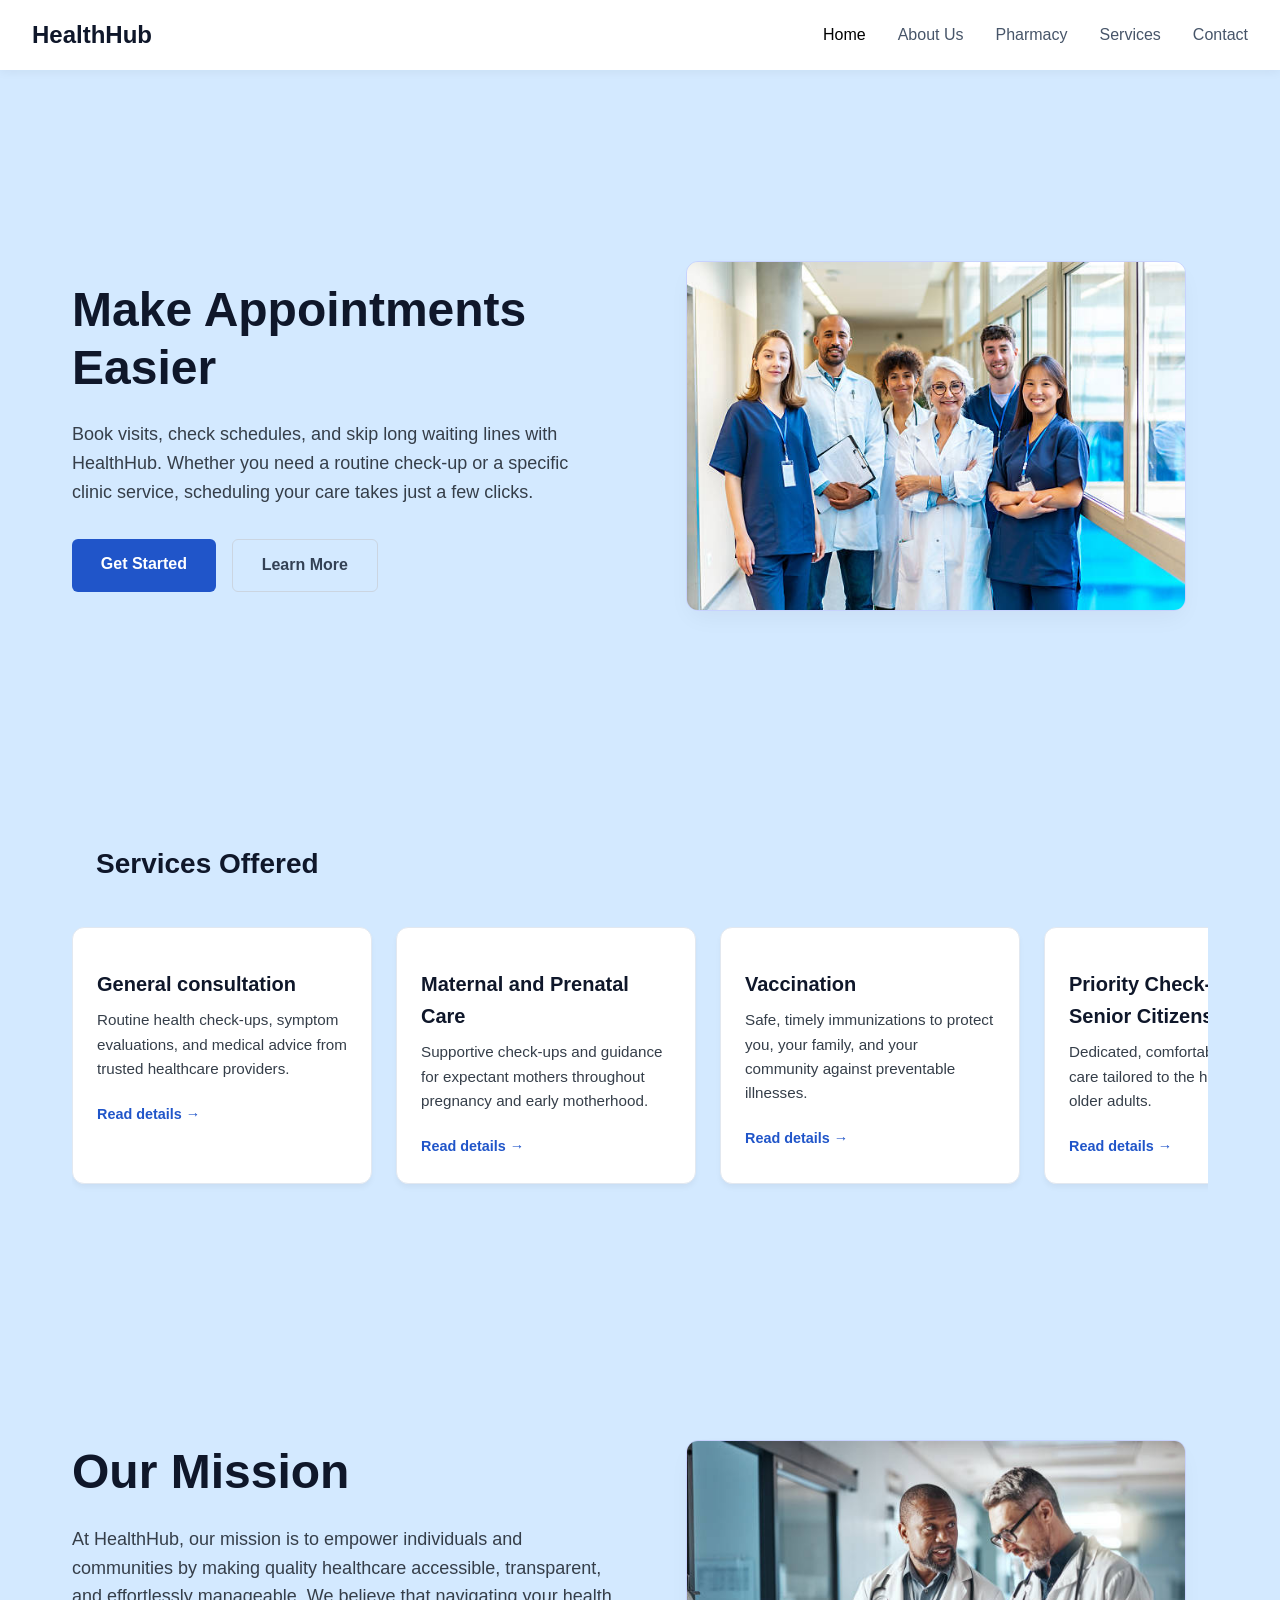
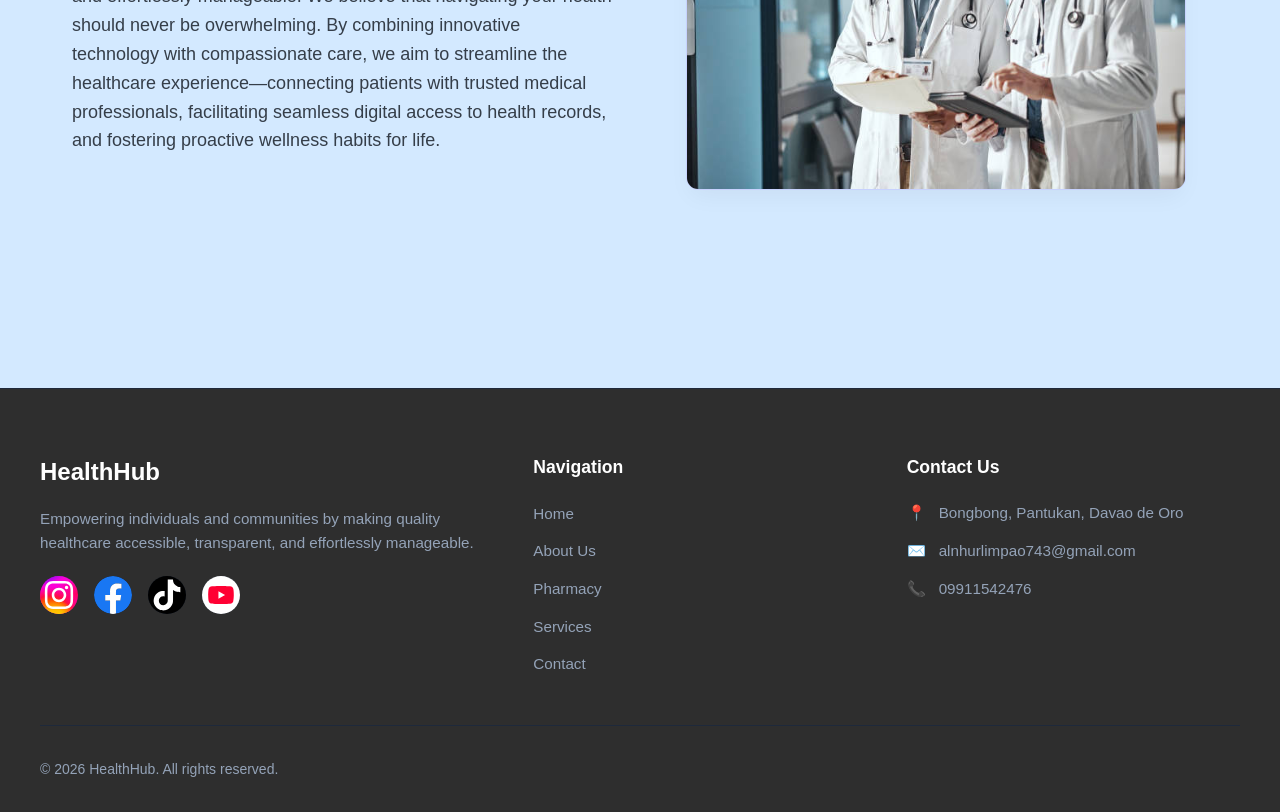
<file: index.html>
<!DOCTYPE html>
<html>

<head>
  <meta charset="utf-8">
  <link rel="stylesheet" type="text/css" href="style.css">
  <meta name="viewport" content="width=device-width, initial-scale=1">
  <title>HealthHub: Home</title>
</head>

<body>
  <nav class="nav">
    <!-- Brand Logo -->
    <div class="navbar-logo">
      <a href="#">HealthHub</a>
    </div>

    <!-- Mobile Hamburger Toggle -->
    <div class="menu-toggle" id="mobile-menu">
      <span class="bar"></span>
      <span class="bar"></span>
      <span class="bar"></span>
    </div>

    <!-- Links -->
    <ul class="nav-links" id="nav-links">
      <li><a href="#home" style="color: #000000">Home</a></li>
      <li><a href="about_us.html">About Us</a></li>
      <li><a href="products.html">Pharmacy</a></li>
      <li><a href="services.html">Services</a></li>
      <li><a href="contact.html">Contact</a></li>
    </ul>
  </nav>
  <script>
    const mobileMenu = document.getElementById('mobile-menu');
    const navLinks = document.getElementById('nav-links');

    mobileMenu.addEventListener('click', () => {
      navLinks.classList.toggle('active');
    });
  </script>

  <header class="hero">
    <div class="hero-content">
      <h1 class="hero-title">Make Appointments Easier</h1>
      <p class="hero-description">
        Book visits, check schedules, and skip long waiting lines with HealthHub. Whether you need a routine check-up or a specific clinic service, scheduling your care takes just a few clicks.
      </p>
            <div class="hero-actions">
        <a href="services.html" class="btn btn-primary">Get Started</a>
        <a href="services.html" class="btn btn-secondary">Learn More</a>
      </div>
    </div>

    <div class="hero-image">
      <div class="image-card">
        <img src="/img/medteam.jpg" alt="">
      </div>
    </div>
  </header>

  <!-- Horizontal Scrolling Cards Section -->
  <section class="features-section">
    <div class="section-header">
      <h2>Services Offered</h2>
    </div>

    <div class="scroll-container">
      <div class="card">
        <div class="card-icon"></div>
        <h3>General consultation</h3>
        <p>Routine health check-ups, symptom evaluations, and medical advice from trusted healthcare providers.</p>
        <a href="#" class="card-link">Read details &rarr;</a>
      </div>

      <div class="card">
        <div class="card-icon"></div>
        <h3>Maternal and Prenatal Care</h3>
        <p>Supportive check-ups and guidance for expectant mothers throughout pregnancy and early motherhood.</p>
        <a href="#" class="card-link">Read details &rarr;</a>
      </div>

      <div class="card">
        <div class="card-icon"></div>
        <h3>Vaccination</h3>
        <p>Safe, timely immunizations to protect you, your family, and your community against preventable illnesses.</p>
        <a href="#" class="card-link">Read details &rarr;</a>
      </div>

      <div class="card">
        <div class="card-icon"></div>
        <h3>Priority Check-up for Senior Citizens</h3>
        <p>Dedicated, comfortable, and faster care tailored to the health needs of older adults.</p>
        <a href="#" class="card-link">Read details &rarr;</a>
      </div>

      <div class="card">
        <div class="card-icon"></div>
        <h3>Medical Certificate</h3>
        <p>Quick assessments and official health certifications for school, employment, travel, or general requirements.</p>
        <a href="#" class="card-link">Read details &rarr;</a>
      </div>
    </div>
  </section>

  <div class="hero-compact">
    <div class="hero-content">
      <div class="hero-title">Our Mission</div>
      <p class="hero-description">At HealthHub, our mission is to empower individuals and communities by making quality
        healthcare accessible, transparent, and effortlessly manageable.
        We believe that navigating your health should never be overwhelming. By combining innovative technology with
        compassionate care, we aim to streamline the healthcare experience—connecting patients with trusted medical
        professionals, facilitating seamless digital access to health records, and fostering proactive wellness habits
        for life.</p>
    
    
      </div>

    <div class="hero-image">
      <div class="image-card">
        <img src="/img/doctors.jpg" alt="">
      </div>
    </div>
  </div>



  <!-- Site Footer -->
  <footer class="site-footer">
    <div class="footer-container">

      <!-- Brand & Socials -->
      <div class="footer-brand">
        <a href="#" class="footer-logo">HealthHub</a>
        <p>Empowering individuals and communities by making quality healthcare accessible, transparent, and effortlessly
          manageable.</p>
        <div class="social-links" style="margin-top: 1.25rem;">
          <a href="https://instagram.com target=" _blank" rel="noopener noreferrer" class="social-icon"
            aria-label="Instagram"><img src="svg/logo_insta.svg"></a>
          <a href="https://Facebook.com" target="_blank" rel="noopener noreferrer" class="social-icon"
            aria-label="Facebook"><img src="svg/logo_facebook.svg"></a>
          <a href="https://tiktok.com" target="_blank" rel="noopener noreferrer" class="social-icon"
            aria-label="Tiktok"><img src="svg/logo_tiktok.svg"></a>
          <a href="https://youtube.com" target="_blank" rel="noopener noreferrer" class="social-icon"
            aria-label="YouTube"><img src="svg/logo_youtube.svg"></a>
        </div>
      </div>

      <!-- Quick Links -->
      <div class="footer-column">
        <h4>Navigation</h4>
        <ul class="footer-links">
          <li><a href="home.html">Home</a></li>
          <li><a href="about_us.html">About Us</a></li>
          <li><a href="products.html">Pharmacy</a></li>
          <li><a href="services.html">Services</a></li>
          <li><a href="contact.html">Contact</a></li>
        </ul>
      </div>



      <!-- Contact Info -->
      <div class="footer-column">
        <h4>Contact Us</h4>
        <ul class="contact-info">
          <li>
            <span class="icon">📍</span>
            <span>Bongbong, Pantukan, Davao de Oro</span>
          </li>
          <li>
            <span class="icon">✉️</span>
            <a href="mailto:alnhurlimpao743@gmail.com">alnhurlimpao743@gmail.com</a>
          </li>
          <li>
            <span class="icon">📞</span>
            <a href="tel:+639911542476">09911542476</a>
          </li>
        </ul>
      </div>

    </div>

    <!-- Bottom Legal Bar -->
    <div class="footer-bottom">
      <p>&copy; 2026 HealthHub. All rights reserved.</p>
      <div class="footer-legal">
        <a href="#"> </a>
        <a href="#"> </a>
        <a href="#"> </a>
      </div>
    </div>
  </footer>

</body>

</html>
</file>
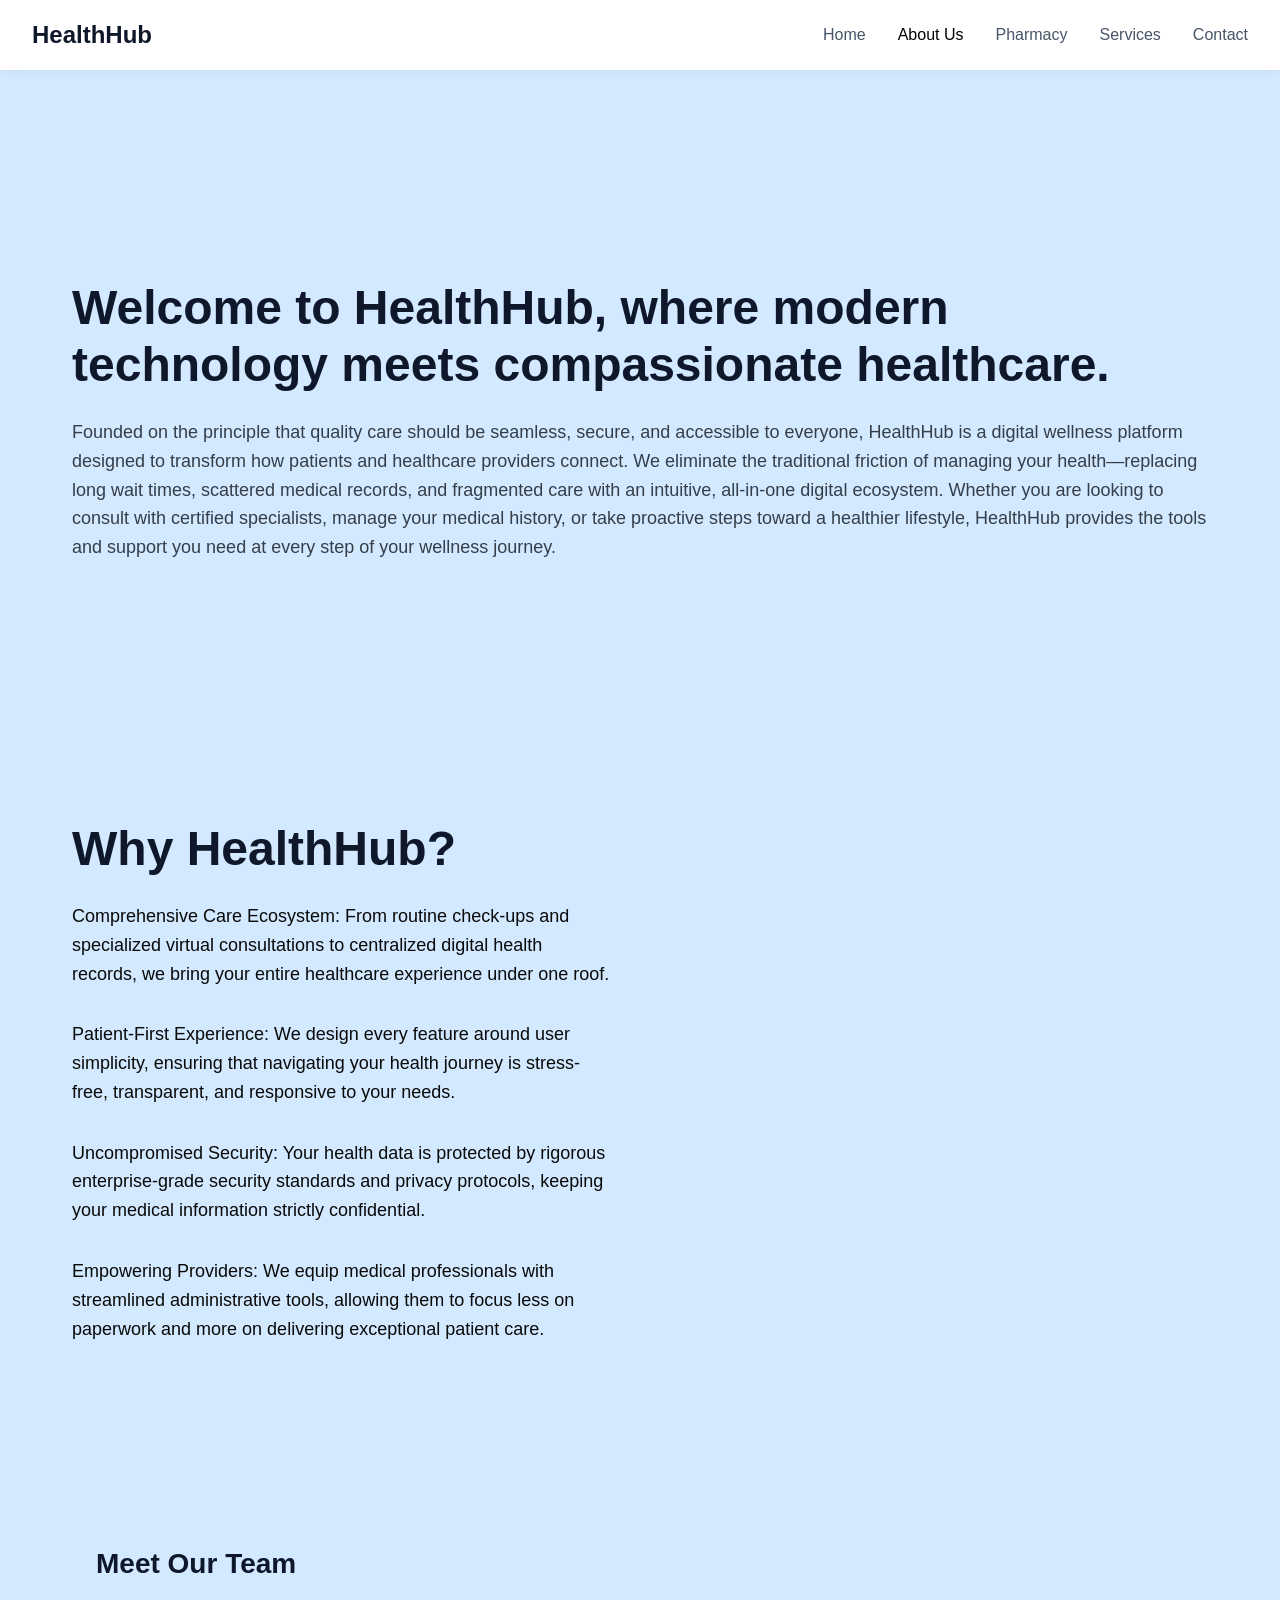
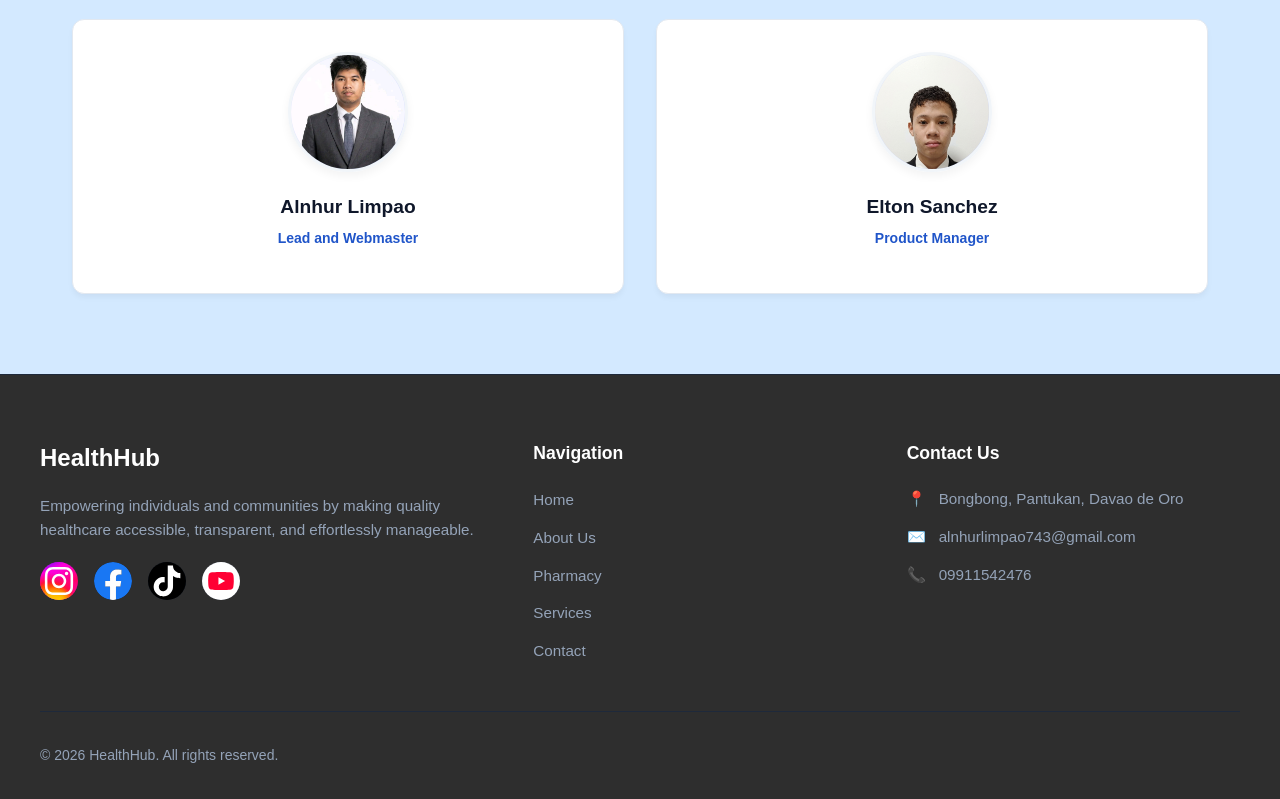
<file: about_us.html>
<!DOCTYPE html>
<html>

<head>
  <meta charset="utf-8">
  <link rel="stylesheet" type="text/css" href="style.css">
  <meta name="viewport" content="width=device-width, initial-scale=1">
  <title>About Us</title>
</head>

<body>
  <nav class="nav">
    <!-- Brand Logo -->
    <div class="navbar-logo">
      <a href="#">HealthHub</a>
    </div>

    <!-- Mobile Hamburger Toggle -->
    <div class="menu-toggle" id="mobile-menu">
      <span class="bar"></span>
      <span class="bar"></span>
      <span class="bar"></span>
    </div>

    <!-- Links -->
    <ul class="nav-links" id="nav-links">
      <li><a href="home.html">Home</a></li>
      <li><a href="about_us.html" style="color: #000000">About Us</a></li>
      <li><a href="products.html">Pharmacy</a></li>
      <li><a href="services.html">Services</a></li>
      <li><a href="contact.html">Contact</a></li>
    </ul>
  </nav>
  <script>
    const mobileMenu = document.getElementById('mobile-menu');
    const navLinks = document.getElementById('nav-links');

    mobileMenu.addEventListener('click', () => {
      navLinks.classList.toggle('active');
    });
  </script>

  <header class="hero">
    <div class="hero-content">
      <h1 class="hero-title">Welcome to HealthHub, where modern technology meets compassionate healthcare.</h1>
      <p class="hero-description-full">
        Founded on the principle that quality care should be seamless, secure, and accessible to everyone, HealthHub is
        a digital wellness platform designed to transform how patients and healthcare providers connect. We eliminate
        the traditional friction of managing your health—replacing long wait times, scattered medical records, and
        fragmented care with an intuitive, all-in-one digital ecosystem.

        Whether you are looking to consult with certified specialists, manage your medical history, or take proactive
        steps toward a healthier lifestyle, HealthHub provides the tools and support you need at every step of your
        wellness journey.
      </p>

    </div>
    </div>
  </header>

  <div class="hero-compact">
    <div class="hero-content">
      <h1 class="hero-title">Why HealthHub?</h1>
      <p class="hero-description-hc">Comprehensive Care Ecosystem: From routine check-ups and specialized virtual
        consultations to centralized digital health records, we bring your entire healthcare experience under one roof.
      </p>
      <p class="hero-description-hc">Patient-First Experience: We design every feature around user simplicity, ensuring
        that navigating your health journey is stress-free, transparent, and responsive to your needs.</p>
      <p class="hero-description-hc">Uncompromised Security: Your health data is protected by rigorous enterprise-grade
        security standards and privacy protocols, keeping your medical information strictly confidential.</p>
      <p class="hero-description-hc">Empowering Providers: We equip medical professionals with streamlined
        administrative tools, allowing them to focus less on paperwork and more on delivering exceptional patient care.
      </p>
    </div>
  </div>

<section class="team-section">
  <div class="section-header">
    <h2>Meet Our Team</h2>
  </div>

  <div class="team-grid">
    <!-- Card with Image -->
    <div class="team-card">
      <div class="team-avatar">
        <img src="img/tm._limpao.jpg" alt="Alnhur Limpao" />
      </div>
      <h3 class="team-name">Alnhur Limpao</h3>
      <span class="team-role">Lead and Webmaster</span>
      <p class="team-bio"></p>
    </div>

    <!-- Card with Initials Fallback (if no image is provided) -->
    <div class="team-card">
      <div class="team-avatar">
        <img src="img/tm_sanchez.jpg">
      </div>
      <h3 class="team-name">Elton Sanchez</h3>
      <span class="team-role">Product Manager</span>
      <p class="team-bio"></p>
    </div>
  </div>
</section>
  <!-- Site Footer -->
  <footer class="site-footer">
    <div class="footer-container">

      <!-- Brand & Socials -->
      <div class="footer-brand">
        <a href="#" class="footer-logo">HealthHub</a>
        <p>Empowering individuals and communities by making quality healthcare accessible, transparent, and effortlessly
          manageable.</p>
        <div class="social-links" style="margin-top: 1.25rem;">
          <a href="https://instagram.com target=" _blank" rel="noopener noreferrer" class="social-icon"
            aria-label="Instagram"><img src="svg/logo_insta.svg"></a>
          <a href="https://Facebook.com" target="_blank" rel="noopener noreferrer" class="social-icon"
            aria-label="Facebook"><img src="svg/logo_facebook.svg"></a>
          <a href="https://tiktok.com" target="_blank" rel="noopener noreferrer" class="social-icon"
            aria-label="Tiktok"><img src="svg/logo_tiktok.svg"></a>
          <a href="https://youtube.com" target="_blank" rel="noopener noreferrer" class="social-icon"
            aria-label="YouTube"><img src="svg/logo_youtube.svg"></a>
        </div>
      </div>

      <!-- Quick Links -->
      <div class="footer-column">
        <h4>Navigation</h4>
        <ul class="footer-links">
          <li><a href="home.html">Home</a></li>
          <li><a href="about_us.html">About Us</a></li>
          <li><a href="products.html">Pharmacy</a></li>
          <li><a href="services.html">Services</a></li>
          <li><a href="contact.html">Contact</a></li>
        </ul>
      </div>



      <!-- Contact Info -->
      <div class="footer-column">
        <h4>Contact Us</h4>
        <ul class="contact-info">
          <li>
            <span class="icon">📍</span>
            <span>Bongbong, Pantukan, Davao de Oro</span>
          </li>
          <li>
            <span class="icon">✉️</span>
            <a href="mailto:alnhurlimpao743@gmail.com">alnhurlimpao743@gmail.com</a>
          </li>
          <li>
            <span class="icon">📞</span>
            <a href="tel:+639911542476">09911542476</a>
          </li>
        </ul>
      </div>

    </div>

    <!-- Bottom Legal Bar -->
    <div class="footer-bottom">
      <p>&copy; 2026 HealthHub. All rights reserved.</p>
      <div class="footer-legal">
        <a href="#"> </a>
        <a href="#"> </a>
        <a href="#"> </a>
      </div>
    </div>
  </footer>

</body>

</html>
</file>
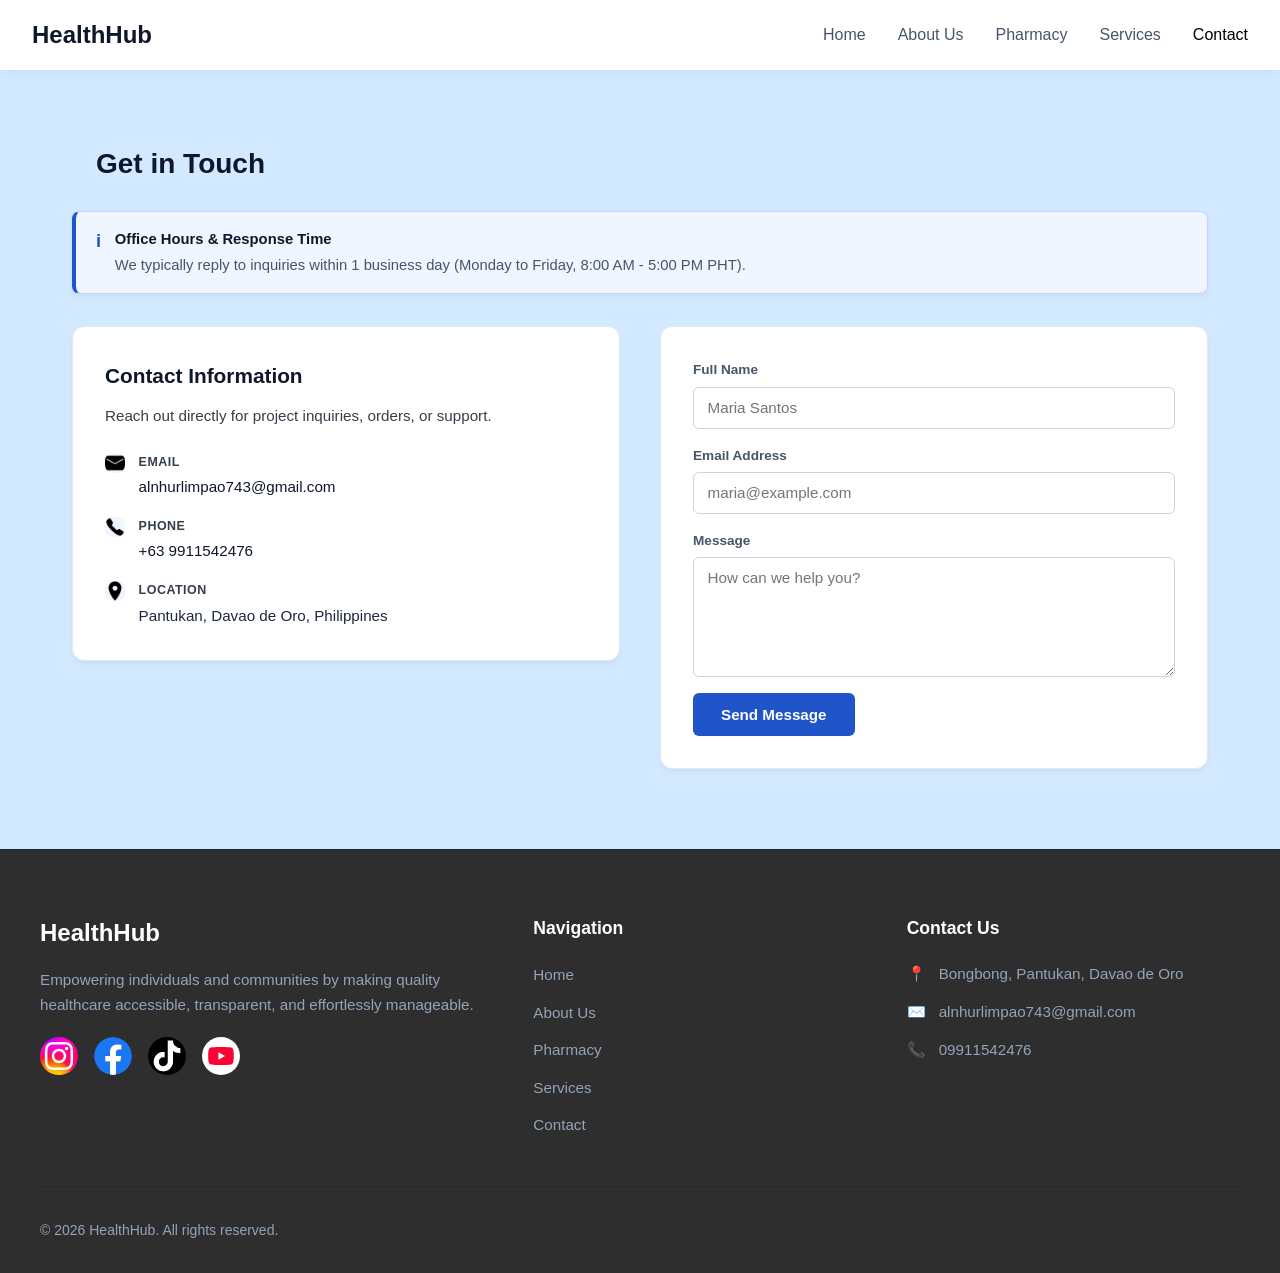
<file: contact.html>
<!DOCTYPE html>
<html>

<head>
	<meta charset="utf-8">
	<link rel="stylesheet" type="text/css" href="style.css">
	<meta name="viewport" content="width=device-width, initial-scale=1">
	<title>Contact Us</title>
</head>

<body>
	<nav class="nav">
		<!-- Brand Logo -->
		<div class="navbar-logo">
			<a href="#">HealthHub</a>
		</div>

		<!-- Mobile Hamburger Toggle -->
		<div class="menu-toggle" id="mobile-menu">
			<span class="bar"></span>
			<span class="bar"></span>
			<span class="bar"></span>
		</div>

		<!-- Links -->
		<ul class="nav-links" id="nav-links">
			<li><a href="home.html">Home</a></li>
			<li><a href="about_us.html">About Us</a></li>
			<li><a href="products.html">Pharmacy</a></li>
			<li><a href="services.html">Services</a></li>
			<li><a href="contact.html" style="color: #000000">Contact</a></li>
		</ul>
	</nav>
	<script>
		const mobileMenu = document.getElementById('mobile-menu');
		const navLinks = document.getElementById('nav-links');

		mobileMenu.addEventListener('click', () => {
			navLinks.classList.toggle('active');
		});
	</script>
<section class="contact-section">
  <div class="section-header">
    <h2>Get in Touch</h2>
  </div>

  <!-- Message Infobox -->
  <div class="infobox" role="status">
    <span class="infobox-icon">i</span>
    <div class="infobox-content">
      <strong class="infobox-title">Office Hours &amp; Response Time</strong>
      <p class="infobox-text">We typically reply to inquiries within 1 business day (Monday to Friday, 8:00 AM - 5:00 PM PHT).</p>
    </div>
  </div>

  <div class="contact-grid">
    <!-- Left Column: Contact Info -->
    <div class="contact-details-card">
      <h3>Contact Information</h3>
      <p>Reach out directly for project inquiries, orders, or support.</p>

      <ul class="contact-list">
        <li class="contact-list-item">
          <span class="contact-list-icon">
			<img src="svg/icons8-mail-100.png" alt="">
		  </span>
          <div class="contact-list-value">
            <span class="contact-list-label">Email</span>
            <a href="alnhurlimpao743@gmail.com">alnhurlimpao743@gmail.com</a>
          </div>
        </li>
        <li class="contact-list-item">
          <span class="contact-list-icon">
			<img src="svg/icons8-phone-50.png" alt="">
		  </span>
          <div class="contact-list-value">
            <span class="contact-list-label">Phone</span>
            <a href="tel:+639911542476">+63 9911542476</a>
          </div>
        </li>
        <li class="contact-list-item">
          <span class="contact-list-icon">
			<img src="svg/icons8-location-pin-50.png" alt=""></span>
          <div class="contact-list-value">
            <span class="contact-list-label">Location</span>
            <span>Pantukan, Davao de Oro, Philippines</span>
          </div>
        </li>
      </ul>
    </div>

    <!-- Right Column: Contact Form -->
    <div class="contact-form-card">
      <form class="contact-form">
        <div class="form-group">
          <label for="contact-name">Full Name</label>
          <input id="contact-name" type="text" placeholder="Maria Santos" required />
        </div>

        <div class="form-group">
          <label for="contact-email">Email Address</label>
          <input id="contact-email" type="email" placeholder="maria@example.com" required />
        </div>

        <div class="form-group">
          <label for="contact-message">Message</label>
          <textarea id="contact-message" placeholder="How can we help you?" required></textarea>
        </div>

        <button type="submit" class="contact-submit-btn">Send Message</button>
      </form>
    </div>
  </div>
</section>	<!-- Site Footer -->
	<footer class="site-footer">
		<div class="footer-container">

			<!-- Brand & Socials -->
			<div class="footer-brand">
				<a href="#" class="footer-logo">HealthHub</a>
				<p>Empowering individuals and communities by making quality healthcare accessible, transparent, and
					effortlessly manageable.</p>
				<div class="social-links" style="margin-top: 1.25rem;">
					<a href="https://instagram.com target=" _blank" rel="noopener noreferrer" class="social-icon"
						aria-label="Instagram"><img src="svg/logo_insta.svg"></a>
					<a href="https://Facebook.com" target="_blank" rel="noopener noreferrer" class="social-icon"
						aria-label="Facebook"><img src="svg/logo_facebook.svg"></a>
					<a href="https://tiktok.com" target="_blank" rel="noopener noreferrer" class="social-icon"
						aria-label="Tiktok"><img src="svg/logo_tiktok.svg"></a>
					<a href="https://youtube.com" target="_blank" rel="noopener noreferrer" class="social-icon"
						aria-label="YouTube"><img src="svg/logo_youtube.svg"></a>
				</div>
			</div>

			<!-- Quick Links -->
			<div class="footer-column">
				<h4>Navigation</h4>
				<ul class="footer-links">
					<li><a href="home.html">Home</a></li>
					<li><a href="about_us.html">About Us</a></li>
					<li><a href="products.html">Pharmacy</a></li>
					<li><a href="services.html">Services</a></li>
					<li><a href="contact.html">Contact</a></li>
				</ul>
			</div>



			<!-- Contact Info -->
			<div class="footer-column">
				<h4>Contact Us</h4>
				<ul class="contact-info">
					<li>
						<span class="icon">📍</span>
						<span>Bongbong, Pantukan, Davao de Oro</span>
					</li>
					<li>
						<span class="icon">✉️</span>
						<a href="mailto:alnhurlimpao743@gmail.com">alnhurlimpao743@gmail.com</a>
					</li>
					<li>
						<span class="icon">📞</span>
						<a href="tel:+639911542476">09911542476</a>
					</li>
				</ul>
			</div>

		</div>

		<!-- Bottom Legal Bar -->
		<div class="footer-bottom">
			<p>&copy; 2026 HealthHub. All rights reserved.</p>
			<div class="footer-legal">
				<a href="#"> </a>
				<a href="#"> </a>
				<a href="#"> </a>
			</div>
		</div>
	</footer>

</body>

</html>
</file>
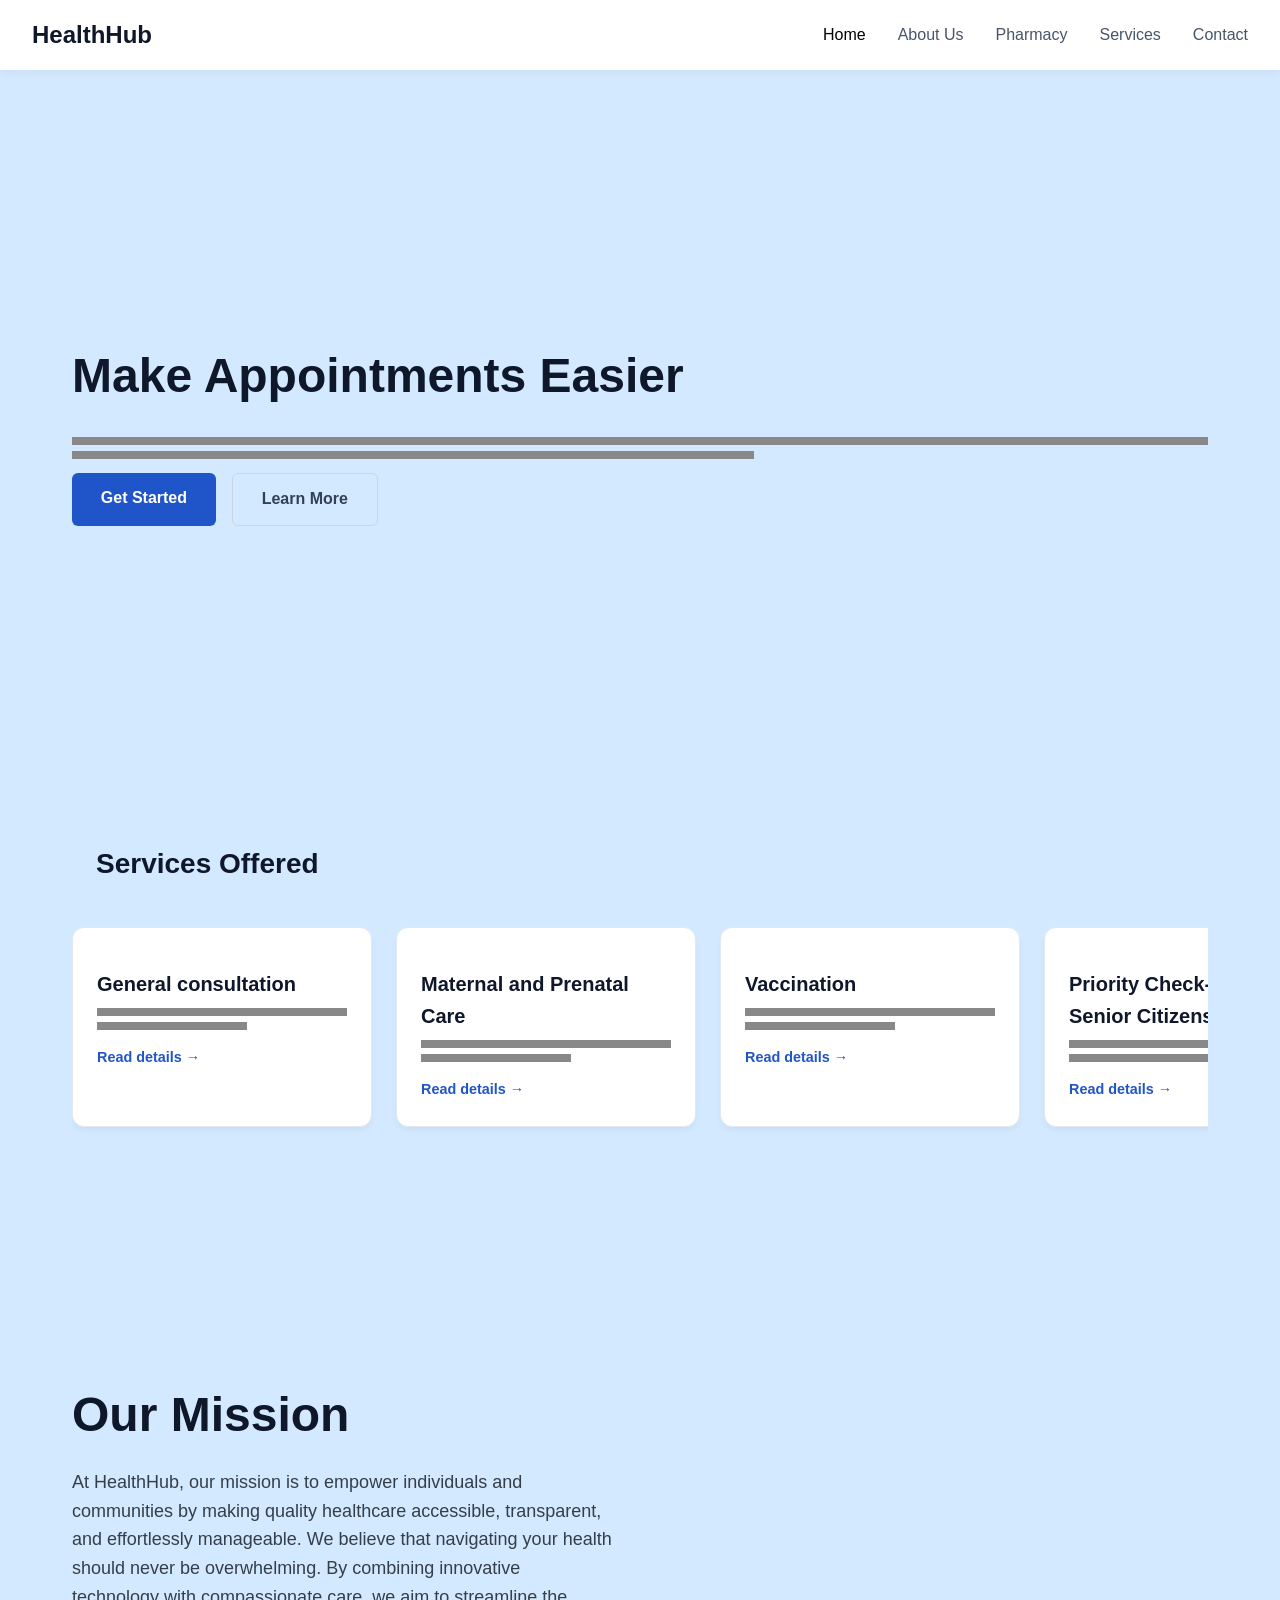
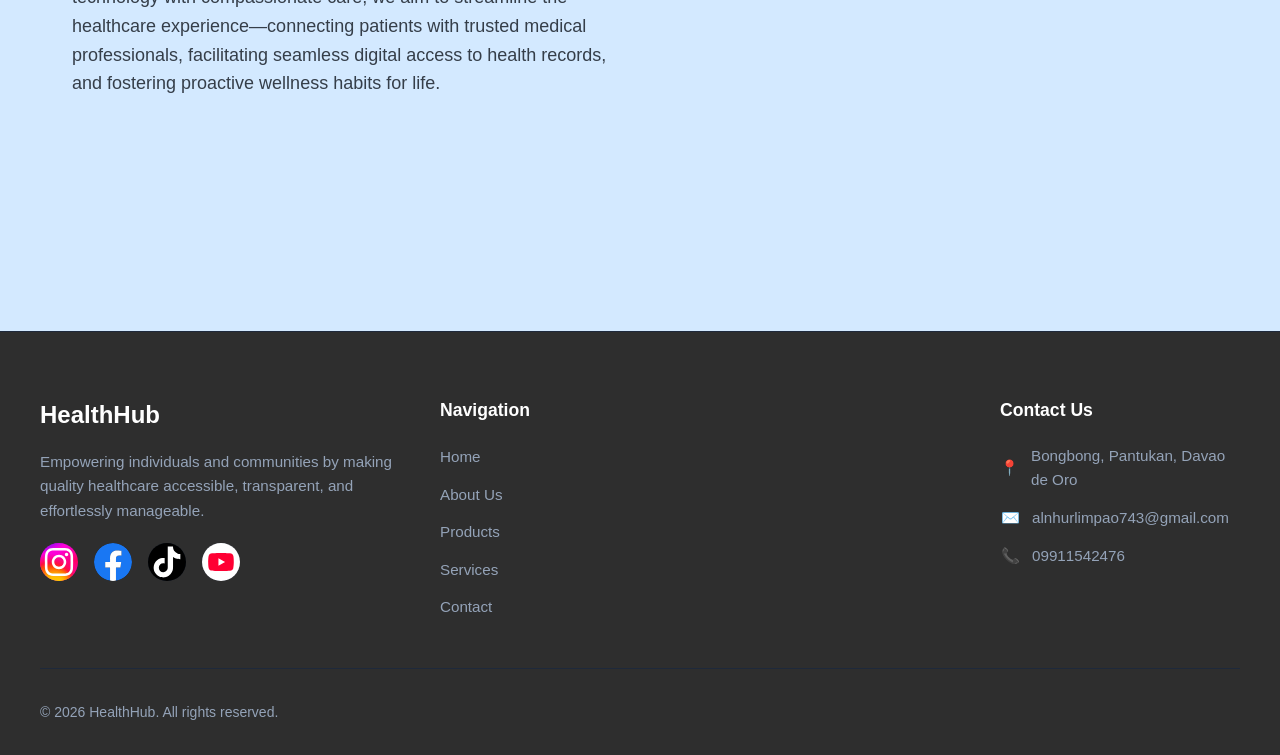
<file: home.html>
<!DOCTYPE html>
<html>

<head>
  <meta charset="utf-8">
  <link rel="stylesheet" type="text/css" href="style.css">
  <meta name="viewport" content="width=device-width, initial-scale=1">
  <title>HealthHub: Home</title>
</head>

<body>
  <nav class="nav">
    <!-- Brand Logo -->
    <div class="navbar-logo">
      <a href="#">HealthHub</a>
    </div>

    <!-- Mobile Hamburger Toggle -->
    <div class="menu-toggle" id="mobile-menu">
      <span class="bar"></span>
      <span class="bar"></span>
      <span class="bar"></span>
    </div>

    <!-- Links -->
    <ul class="nav-links" id="nav-links">
      <li><a href="#home" style="color: #000000">Home</a></li>
      <li><a href="about_us.html">About Us</a></li>
      <li><a href="products.html">Pharmacy</a></li>
      <li><a href="services.html">Services</a></li>
      <li><a href="contact.html">Contact</a></li>
    </ul>
  </nav>
  <script>
    const mobileMenu = document.getElementById('mobile-menu');
    const navLinks = document.getElementById('nav-links');

    mobileMenu.addEventListener('click', () => {
      navLinks.classList.toggle('active');
    });
  </script>

  <header class="hero">
    <div class="hero-content">
      <h1 class="hero-title">Make Appointments Easier</h1>
      <p class="hero-description">
      </p>
      <div class="lines"><i></i><i></i></div>
      <div class="hero-actions">
        <a href="services.html" class="btn btn-primary">Get Started</a>
        <a href="services.html" class="btn btn-secondary">Learn More</a>
      </div>
    </div>

    <!--div class="hero-image">
      <div class="image-card">
        TBA
      </div>
    </div-->
  </header>

  <!-- Horizontal Scrolling Cards Section -->
  <section class="features-section">
    <div class="section-header">
      <h2>Services Offered</h2>
    </div>

    <div class="scroll-container">
      <div class="card">
        <div class="card-icon"></div>
        <h3>General consultation</h3>
        <div class="lines"><i></i><i></i></div>
        <a href="#" class="card-link">Read details &rarr;</a>
      </div>

      <div class="card">
        <div class="card-icon"></div>
        <h3>Maternal and Prenatal Care</h3>
        <div class="lines"><i></i><i></i></div>
        <a href="#" class="card-link">Read details &rarr;</a>
      </div>

      <div class="card">
        <div class="card-icon"></div>
        <h3>Vaccination</h3>
        <div class="lines"><i></i><i></i></div>
        <a href="#" class="card-link">Read details &rarr;</a>
      </div>

      <div class="card">
        <div class="card-icon"></div>
        <h3>Priority Check-up for Senior Citizens</h3>
        <div class="lines"><i></i><i></i></div>
        <a href="#" class="card-link">Read details &rarr;</a>
      </div>

      <div class="card">
        <div class="card-icon"></div>
        <h3>Medical Certificate</h3>
        <div class="lines"><i></i><i></i></div>
        <a href="#" class="card-link">Read details &rarr;</a>
      </div>
    </div>
  </section>

  <div class="hero-compact">
    <div class="hero-content">
      <div class="hero-title">Our Mission</div>
      <p class="hero-description">At HealthHub, our mission is to empower individuals and communities by making quality
        healthcare accessible, transparent, and effortlessly manageable.
        We believe that navigating your health should never be overwhelming. By combining innovative technology with
        compassionate care, we aim to streamline the healthcare experience—connecting patients with trusted medical
        professionals, facilitating seamless digital access to health records, and fostering proactive wellness habits
        for life.</p>
    </div>
  </div>



  <!-- Site Footer -->
  <footer class="site-footer">
    <div class="footer-container">

      <!-- Brand & Socials -->
      <div class="footer-brand">
        <a href="#" class="footer-logo">HealthHub</a>
        <p>Empowering individuals and communities by making quality healthcare accessible, transparent, and effortlessly
          manageable.</p>
        <div class="social-links" style="margin-top: 1.25rem;">
          <a href="https://instagram.com target=" _blank" rel="noopener noreferrer" class="social-icon"
            aria-label="Instagram"><img src="svg/logo_insta.svg"></a>
          <a href="https://Facebook.com" target="_blank" rel="noopener noreferrer" class="social-icon"
            aria-label="Facebook"><img src="svg/logo_facebook.svg"></a>
          <a href="https://tiktok.com" target="_blank" rel="noopener noreferrer" class="social-icon"
            aria-label="Tiktok"><img src="svg/logo_tiktok.svg"></a>
          <a href="https://youtube.com" target="_blank" rel="noopener noreferrer" class="social-icon"
            aria-label="YouTube"><img src="svg/logo_youtube.svg"></a>
        </div>
      </div>

      <!-- Quick Links -->
      <div class="footer-column">
        <h4>Navigation</h4>
        <ul class="footer-links">
          <li><a href="home.html">Home</a></li>
          <li><a href="about_us.html">About Us</a></li>
          <li><a href="products.html">Products</a></li>
          <li><a href="services.html">Services</a></li>
          <li><a href="contact.html">Contact</a></li>
        </ul>
      </div>

      <!-- Resources -->
      <div class="footer-column">
        <h4> </h4>
        <ul class="footer-links">
          <li><a href="#"></a></li>
          <li><a href="#"></a></li>
          <li><a href="#"></a></li>
          <li><a href="#"></a></li>
        </ul>
      </div>

      <!-- Contact Info -->
      <div class="footer-column">
        <h4>Contact Us</h4>
        <ul class="contact-info">
          <li>
            <span class="icon">📍</span>
            <span>Bongbong, Pantukan, Davao de Oro</span>
          </li>
          <li>
            <span class="icon">✉️</span>
            <a href="mailto:alnhurlimpao743@gmail.com">alnhurlimpao743@gmail.com</a>
          </li>
          <li>
            <span class="icon">📞</span>
            <a href="tel:+639911542476">09911542476</a>
          </li>
        </ul>
      </div>

    </div>

    <!-- Bottom Legal Bar -->
    <div class="footer-bottom">
      <p>&copy; 2026 HealthHub. All rights reserved.</p>
      <div class="footer-legal">
        <a href="#"> </a>
        <a href="#"> </a>
        <a href="#"> </a>
      </div>
    </div>
  </footer>

</body>

</html>
</file>
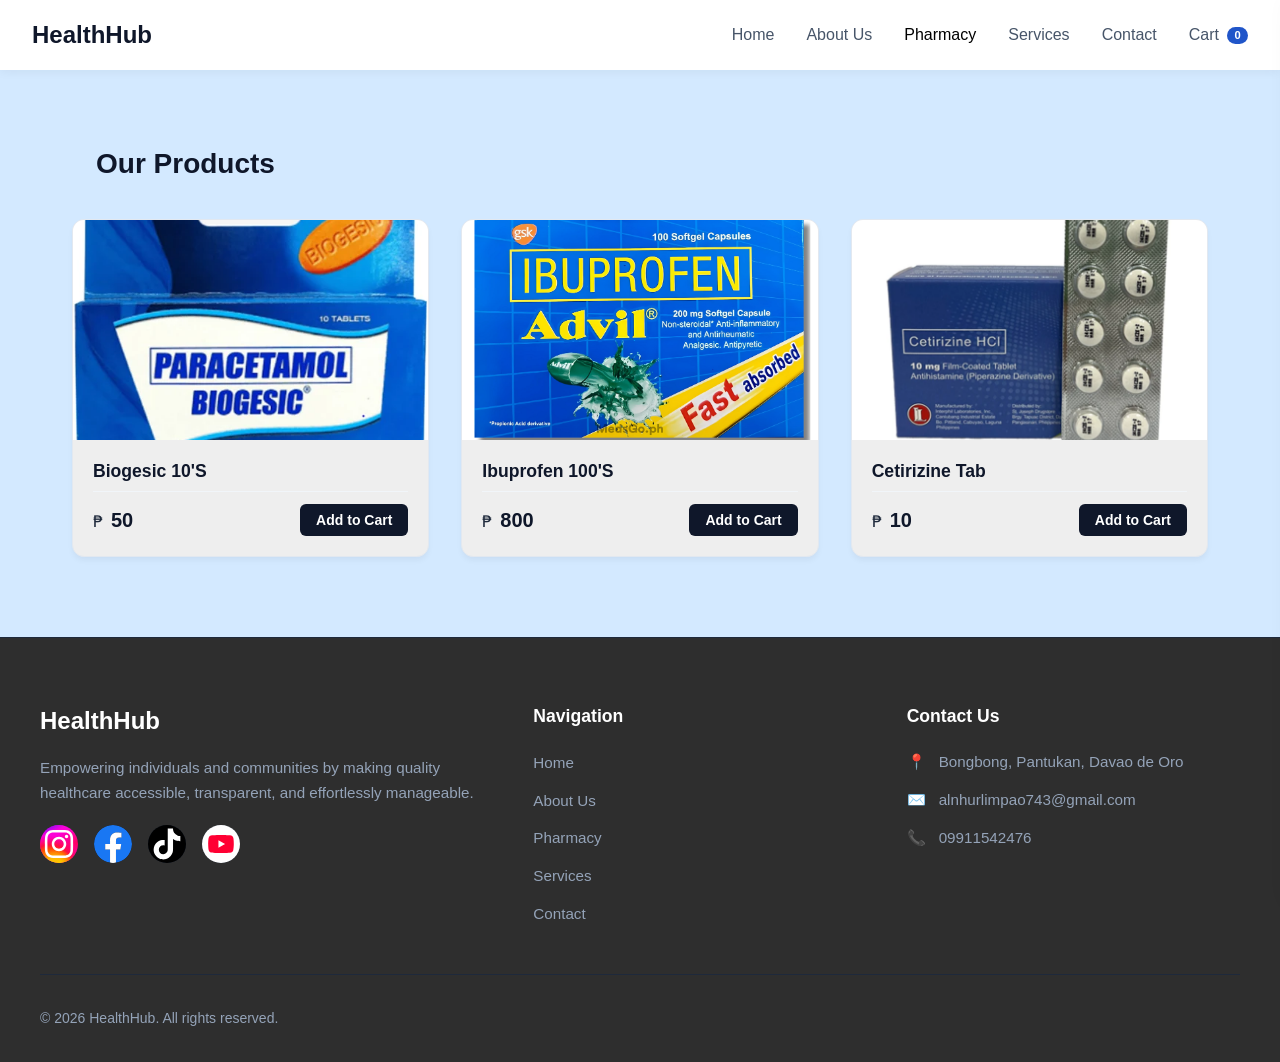
<file: products.html>
<!DOCTYPE html>
<html>
<head>
	<meta charset="utf-8">
	<link rel="stylesheet" type="text/css" href="style.css">
	<meta name="viewport" content="width=device-width, initial-scale=1">
	<title>Pharmacy</title>
</head>

<body>
  <nav class="nav">
    <!-- Brand Logo -->
    <div class="navbar-logo">
      <a href="#">HealthHub</a>
    </div>

    <!-- Mobile Hamburger Toggle -->
    <div class="menu-toggle" id="mobile-menu">
      <span class="bar"></span>
      <span class="bar"></span>
      <span class="bar"></span>
    </div>

    <!-- Links -->
    <ul class="nav-links" id="nav-links">
      <li><a href="home.html" >Home</a></li>
      <li><a href="about_us.html">About Us</a></li>
      <li><a href="products.html" style="color: #000000">Pharmacy</a></li>
      <li><a href="services.html">Services</a></li>
      <li><a href="contact.html">Contact</a></li>
      <li class="cart-nav-item">
        <button class="cart-btn-trigger" id="open-cart-btn">
          Cart <span class="cart-badge" id="cart-count">0</span>
        </button>
      </li>
    </ul>
  </nav>
  <script>
    const mobileMenu = document.getElementById('mobile-menu');
    const navLinks = document.getElementById('nav-links');

    mobileMenu.addEventListener('click', () => {
      navLinks.classList.toggle('active');
    });
  </script>

  
	<!-- Product Cards Section -->
  <section class="products-section">
    <div class="section-header">
      <h2>Our Products</h2>
    </div>

    <div class="product-grid">
      
      <div class="product-card">
        <div class="product-image">
          <img src="img/biogesic.jpg">
        </div>
        <div class="product-details">
          <h3 class="product-title">Biogesic 10'S</h3>
          <div class="product-footer">
            <div class="product-price">
			  <div class="price-unit">₱</div>
			  <span class="price-current">50</span>
            </div>
            <button onclick="addToCart('Biogesic 10 Pack', 50)" class="btn-cart">Add to Cart</button>
          </div>
        </div>
      </div>	

      <div class="product-card">
        <div class="product-image">
          <img src="img/Advil_n7wg-qx.png">
        </div>
        <div class="product-details">
          <h3 class="product-title">Ibuprofen 100'S</h3>
          <div class="product-footer">
            <div class="product-price">
			  <div class="price-unit">₱</div>
              <span class="price-current">800</span>
            </div>
            <button onclick="addToCart('Ibuprofen 100 Pack', 800)" class="btn-cart">Add to Cart</button>
          </div>
        </div>
      </div>	
	 
		<div class="product-card">
        <div class="product-image">
          <img src="img/cetirizine_HCI_1__69287.1721780502.png">
        </div>
        <div class="product-details">
          <h3 class="product-title">Cetirizine Tab</h3>
          <div class="product-footer">
            <div class="product-price">
			  <div class="price-unit">₱</div>
              <span class="price-current">10</span>
            </div>
            <button onclick="addToCart('Cetirizine 10 mg Tab', 10)" class="btn-cart">Add to Cart</button>
          </div>
        </div>
      </div>	

    </div>
  </section>
	
	
  <!-- Site Footer -->
  <footer class="site-footer">
    <div class="footer-container">
      
      <!-- Brand & Socials -->
      <div class="footer-brand">
        <a href="#" class="footer-logo">HealthHub</a>
        <p>Empowering individuals and communities by making quality healthcare accessible, transparent, and effortlessly manageable.</p>
		<div class="social-links" style="margin-top: 1.25rem;">
		  <a href="https://instagram.com target="_blank" rel="noopener noreferrer" class="social-icon" aria-label="Instagram"><img src="svg/logo_insta.svg"></a>
		  <a href="https://Facebook.com" target="_blank" rel="noopener noreferrer" class="social-icon" aria-label="Facebook"><img src="svg/logo_facebook.svg"></a>
		  <a href="https://tiktok.com" target="_blank" rel="noopener noreferrer" class="social-icon" aria-label="Tiktok"><img src="svg/logo_tiktok.svg"></a>
		  <a href="https://youtube.com" target="_blank" rel="noopener noreferrer" class="social-icon" aria-label="YouTube"><img src="svg/logo_youtube.svg"></a>
		</div>
      </div>

      <!-- Quick Links -->
      <div class="footer-column">
        <h4>Navigation</h4>
        <ul class="footer-links">
          <li><a href="home.html">Home</a></li>
          <li><a href="about_us.html">About Us</a></li>
          <li><a href="products.html">Pharmacy</a></li>
          <li><a href="services.html">Services</a></li>
          <li><a href="contact.html">Contact</a></li>
        </ul>
      </div>



      <!-- Contact Info -->
      <div class="footer-column">
        <h4>Contact Us</h4>
        <ul class="contact-info">
          <li>
            <span class="icon">📍</span>
            <span>Bongbong, Pantukan, Davao de Oro</span>
          </li>
          <li>
            <span class="icon">✉️</span>
            <a href="mailto:alnhurlimpao743@gmail.com">alnhurlimpao743@gmail.com</a>
          </li>
          <li>
            <span class="icon">📞</span>
            <a href="tel:+639911542476">09911542476</a>
          </li>
        </ul>
      </div>

    </div>

    <!-- Bottom Legal Bar -->
    <div class="footer-bottom">
      <p>&copy; 2026 HealthHub. All rights reserved.</p>
      <div class="footer-legal">
        <a href="#"> </a>
        <a href="#"> </a>
        <a href="#"> </a>
      </div>
    </div>
  </footer>

<!-- Slide-out Cart Drawer -->
  <div class="cart-overlay" id="cart-overlay"></div>
  <div class="cart-drawer" id="cart-drawer">
    <div class="cart-header">
      <h3>Your Health Cart</h3>
      <button class="cart-close-btn" id="close-cart-btn">&times;</button>
    </div>
    <div class="cart-body" id="cart-items-container">
      <p class="cart-empty-msg">Your cart is currently empty.</p>
    </div>
    <div class="cart-footer">
      <div class="cart-total-row">
        <span>Total:</span>
        <span id="cart-total-price">₱0.00</span>
      </div>
      <button class="btn-checkout" id="proceed-checkout-btn">Proceed to Checkout</button>
    </div>
  </div>

  <!-- Checkout Modal -->
  <div class="checkout-modal-overlay" id="checkout-modal-overlay">
    <div class="checkout-modal">
      <div class="checkout-modal-header">
        <h3>Appointment & Service Checkout</h3>
        <button class="checkout-close-btn" id="close-checkout-btn">&times;</button>
      </div>
      <form class="checkout-form" id="checkout-form">
        <div class="form-group">
          <label for="fullName">Full Name</label>
          <input type="text" id="fullName" required placeholder="Enter your full name">
        </div>
        <div class="form-group">
          <label for="email">Email Address</label>
          <input type="email" id="email" required placeholder="name@example.com">
        </div>
        <div class="form-group">
          <label for="phone">Phone Number</label>
          <input type="tel" id="phone" required placeholder="09911542476">
        </div>
        <div class="form-group">
          <label for="paymentMethod">Payment Method</label>
          <select id="paymentMethod">
            <option value="clinic">Pay at Clinic / Cash</option>
            <option value="gcash">GCash / Digital Wallet</option>
            <option value="insurance">HMO / Health Insurance</option>
          </select>
        </div>
        <button type="submit" class="checkout-submit-btn">Confirm Order / Booking</button>
      </form>
    </div>
  </div>

  <!-- Cart & Checkout Logic Script -->
  <script>
    let cart = [];

    const cartOverlay = document.getElementById('cart-overlay');
    const cartDrawer = document.getElementById('cart-drawer');
    const openCartBtn = document.getElementById('open-cart-btn');
    const closeCartBtn = document.getElementById('close-cart-btn');
    const cartItemsContainer = document.getElementById('cart-items-container');
    const cartCount = document.getElementById('cart-count');
    const cartTotalPrice = document.getElementById('cart-total-price');
    const proceedCheckoutBtn = document.getElementById('proceed-checkout-btn');

    const checkoutModalOverlay = document.getElementById('checkout-modal-overlay');
    const closeCheckoutBtn = document.getElementById('close-checkout-btn');
    const checkoutForm = document.getElementById('checkout-form');

    // Toggle Cart Drawer
    function toggleCart() {
      cartDrawer.classList.toggle('active');
      cartOverlay.classList.toggle('active');
    }

    openCartBtn.addEventListener('click', toggleCart);
    closeCartBtn.addEventListener('click', toggleCart);
    cartOverlay.addEventListener('click', toggleCart);

    // Add item helper (Can be hooked up to any "Add to Cart" or "Book" button)
    window.addToCart = function(name, price) {
      const existingItem = cart.find(item => item.name === name);
      if (existingItem) {
        existingItem.quantity += 1;
      } else {
        cart.push({ name, price, quantity: 1 });
      }
      updateCartUI();
      // Automatically open drawer when item is added
      if (!cartDrawer.classList.contains('active')) {
        toggleCart();
      }
    };

    // Remove item helper
    window.removeFromCart = function(index) {
      cart.splice(index, 1);
      updateCartUI();
    };

    // Update Cart UI
    function updateCartUI() {
      cartCount.textContent = cart.reduce((total, item) => total + item.quantity, 0);

      if (cart.length === 0) {
        cartItemsContainer.innerHTML = `<p class="cart-empty-msg">Your cart is currently empty.</p>`;
        cartTotalPrice.textContent = '₱0.00';
        return;
      }

      let total = 0;
      cartItemsContainer.innerHTML = '';

      cart.forEach((item, index) => {
        const itemTotal = item.price * item.quantity;
        total += itemTotal;

        const row = document.createElement('div');
        row.className = 'cart-item-row';
        row.innerHTML = `
          <div class="cart-item-info">
            <h4>${item.name}</h4>
            <div class="cart-item-price">₱${item.price.toLocaleString()} x ${item.quantity}</div>
          </div>
          <div class="cart-item-actions">
            <span>₱${itemTotal.toLocaleString()}</span>
            <button class="cart-item-remove" onclick="removeFromCart(${index})">Remove</button>
          </div>
        `;
        cartItemsContainer.appendChild(row);
      });

      cartTotalPrice.textContent = `₱${total.toLocaleString()}`;
    }

    // Checkout Modal Handling
    proceedCheckoutBtn.addEventListener('click', () => {
      if (cart.length === 0) {
        alert('Your cart is empty!');
        return;
      }
      toggleCart(); // Close drawer
      checkoutModalOverlay.classList.add('active');
    });

    closeCheckoutBtn.addEventListener('click', () => {
      checkoutModalOverlay.classList.remove('active');
    });

    checkoutModalOverlay.addEventListener('click', (e) => {
      if (e.target === checkoutModalOverlay) {
        checkoutModalOverlay.classList.remove('active');
      }
    });

    checkoutForm.addEventListener('submit', (e) => {
      e.preventDefault();
      alert('Thank you! Your health booking/order has been successfully submitted.');
      cart = [];
      updateCartUI();
      checkoutModalOverlay.classList.remove('active');
      checkoutForm.reset();
    });
  </script>

</body>
</html>
</file>
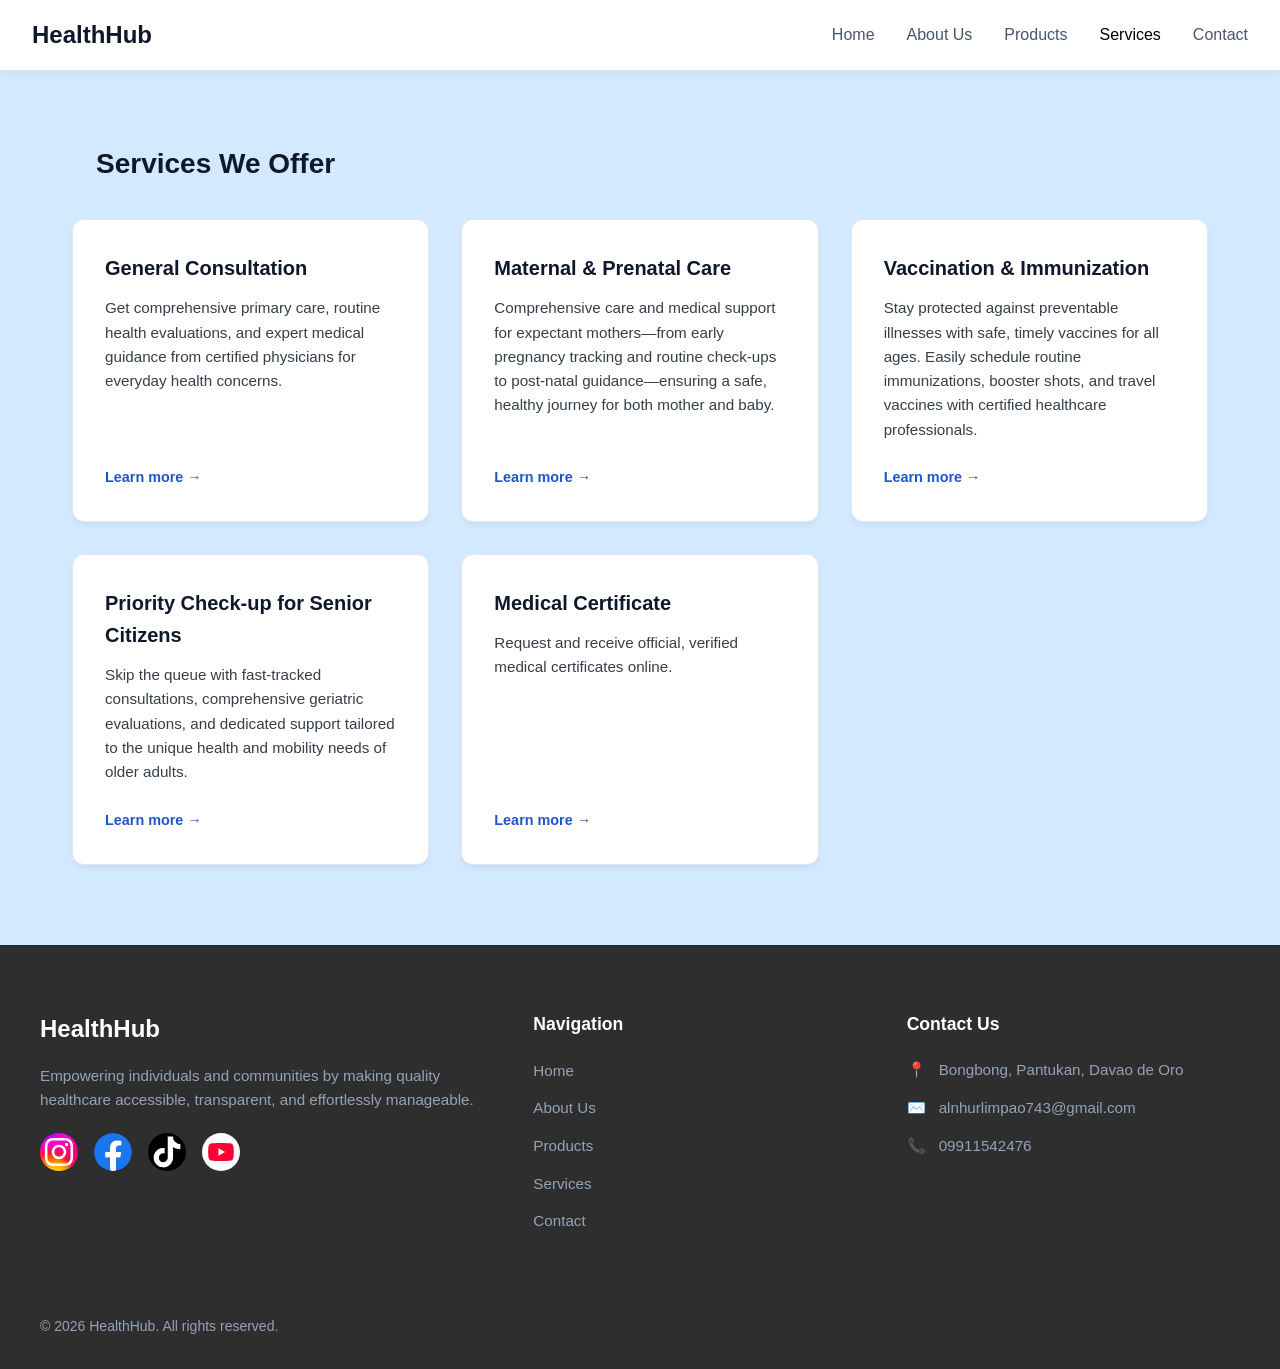
<file: services.html>
<!DOCTYPE html>
<html>

<head>
  <meta charset="utf-8">
  <link rel="stylesheet" type="text/css" href="style.css">
  <meta name="viewport" content="width=device-width, initial-scale=1">
  <title>Services</title>
</head>

<body>
  <nav class="nav">
    <!-- Brand Logo -->
    <div class="navbar-logo">
      <a href="#">HealthHub</a>
    </div>

    <!-- Mobile Hamburger Toggle -->
    <div class="menu-toggle" id="mobile-menu">
      <span class="bar"></span>
      <span class="bar"></span>
      <span class="bar"></span>
    </div>

    <!-- Links -->
    <ul class="nav-links" id="nav-links">
      <li><a href="home.html">Home</a></li>
      <li><a href="about_us.html">About Us</a></li>
      <li><a href="products.html">Products</a></li>
      <li><a href="#nav-links" style="color: #000000">Services</a></li>
      <li><a href="contact.html">Contact</a></li>
    </ul>
  </nav>
  <script>
    const mobileMenu = document.getElementById('mobile-menu');
    const navLinks = document.getElementById('nav-links');

    mobileMenu.addEventListener('click', () => {
      navLinks.classList.toggle('active');
    });
  </script>

  <!-- Services Section -->
  <section class="services-section" id="services">
    <div class="section-header">
      <h2>Services We Offer</h2>
    </div>

    <div class="services-grid">

      <!-- Service 1 -->
      <div class="service-card">
        <h3 class="service-title">General Consultation</h3>
        <p class="service-description">
          Get comprehensive primary care, routine health evaluations, and expert medical guidance from certified
          physicians for everyday health concerns.
        </p>
        <a href="#" class="service-link">Learn more &rarr;</a>
      </div>

      <!-- Service 2 -->
      <div class="service-card">
        <h3 class="service-title">Maternal & Prenatal Care</h3>
        <p class="service-description">
          Comprehensive care and medical support for expectant mothers—from early pregnancy tracking and routine
          check-ups to post-natal guidance—ensuring a safe, healthy journey for both mother and baby. </p>
        <a href="#" class="service-link">Learn more &rarr;</a>
      </div>

      <!-- Service 3 -->
      <div class="service-card">
        <h3 class="service-title">Vaccination & Immunization</h3>
        <p class="service-description">
          Stay protected against preventable illnesses with safe, timely vaccines for all ages. Easily schedule routine
          immunizations, booster shots, and travel vaccines with certified healthcare professionals.
        </p>
        <a href="#" class="service-link">Learn more &rarr;</a>
      </div>

      <div class="service-card">
        <h3 class="service-title">Priority Check-up for Senior Citizens</h3>
        <p class="service-description">
          Skip the queue with fast-tracked consultations, comprehensive geriatric evaluations, and dedicated support
          tailored to the unique health and mobility needs of older adults.
        </p>
        <a href="#" class="service-link">Learn more &rarr;</a>
      </div>

      <div class="service-card">
        <h3 class="service-title">Medical Certificate</h3>
        <p class="service-description">
          Request and receive official, verified medical certificates online.
        </p>
        <a href="#" class="service-link">Learn more &rarr;</a>
      </div>

    </div>
  </section>

  <!-- Site Footer -->
  <footer class="site-footer">
    <div class="footer-container">

      <!-- Brand & Socials -->
      <div class="footer-brand">
        <a href="#" class="footer-logo">HealthHub</a>
        <p>Empowering individuals and communities by making quality healthcare accessible, transparent, and effortlessly
          manageable.</p>
        <div class="social-links" style="margin-top: 1.25rem;">
          <a href="https://instagram.com target=" _blank" rel="noopener noreferrer" class="social-icon"
            aria-label="Instagram"><img src="svg/logo_insta.svg"></a>
          <a href="https://Facebook.com" target="_blank" rel="noopener noreferrer" class="social-icon"
            aria-label="Facebook"><img src="svg/logo_facebook.svg"></a>
          <a href="https://tiktok.com" target="_blank" rel="noopener noreferrer" class="social-icon"
            aria-label="Tiktok"><img src="svg/logo_tiktok.svg"></a>
          <a href="https://youtube.com" target="_blank" rel="noopener noreferrer" class="social-icon"
            aria-label="YouTube"><img src="svg/logo_youtube.svg"></a>
        </div>
      </div>

      <!-- Quick Links -->
      <div class="footer-column">
        <h4>Navigation</h4>
        <ul class="footer-links">
          <li><a href="home.html">Home</a></li>
          <li><a href="about_us.html">About Us</a></li>
          <li><a href="products.html">Products</a></li>
          <li><a href="services.html">Services</a></li>
          <li><a href="contact.html">Contact</a></li>
        </ul>
      </div>

      <!-- Contact Info -->
      <div class="footer-column">
        <h4>Contact Us</h4>
        <ul class="contact-info">
          <li>
            <span class="icon">📍</span>
            <span>Bongbong, Pantukan, Davao de Oro</span>
          </li>
          <li>
            <span class="icon">✉️</span>
            <a href="mailto:alnhurlimpao743@gmail.com">alnhurlimpao743@gmail.com</a>
          </li>
          <li>
            <span class="icon">📞</span>
            <a href="tel:+639911542476">09911542476</a>
          </li>
        </ul>
      </div>

    </div>

    <!-- Bottom Legal Bar -->
    <div class="footer-bottom">
      <p>&copy; 2026 HealthHub. All rights reserved.</p>
      <div class="footer-legal">
        <a href="#"> </a>
        <a href="#"> </a>
        <a href="#"> </a>
      </div>
    </div>
  </footer>

</body>

</html>
</file>
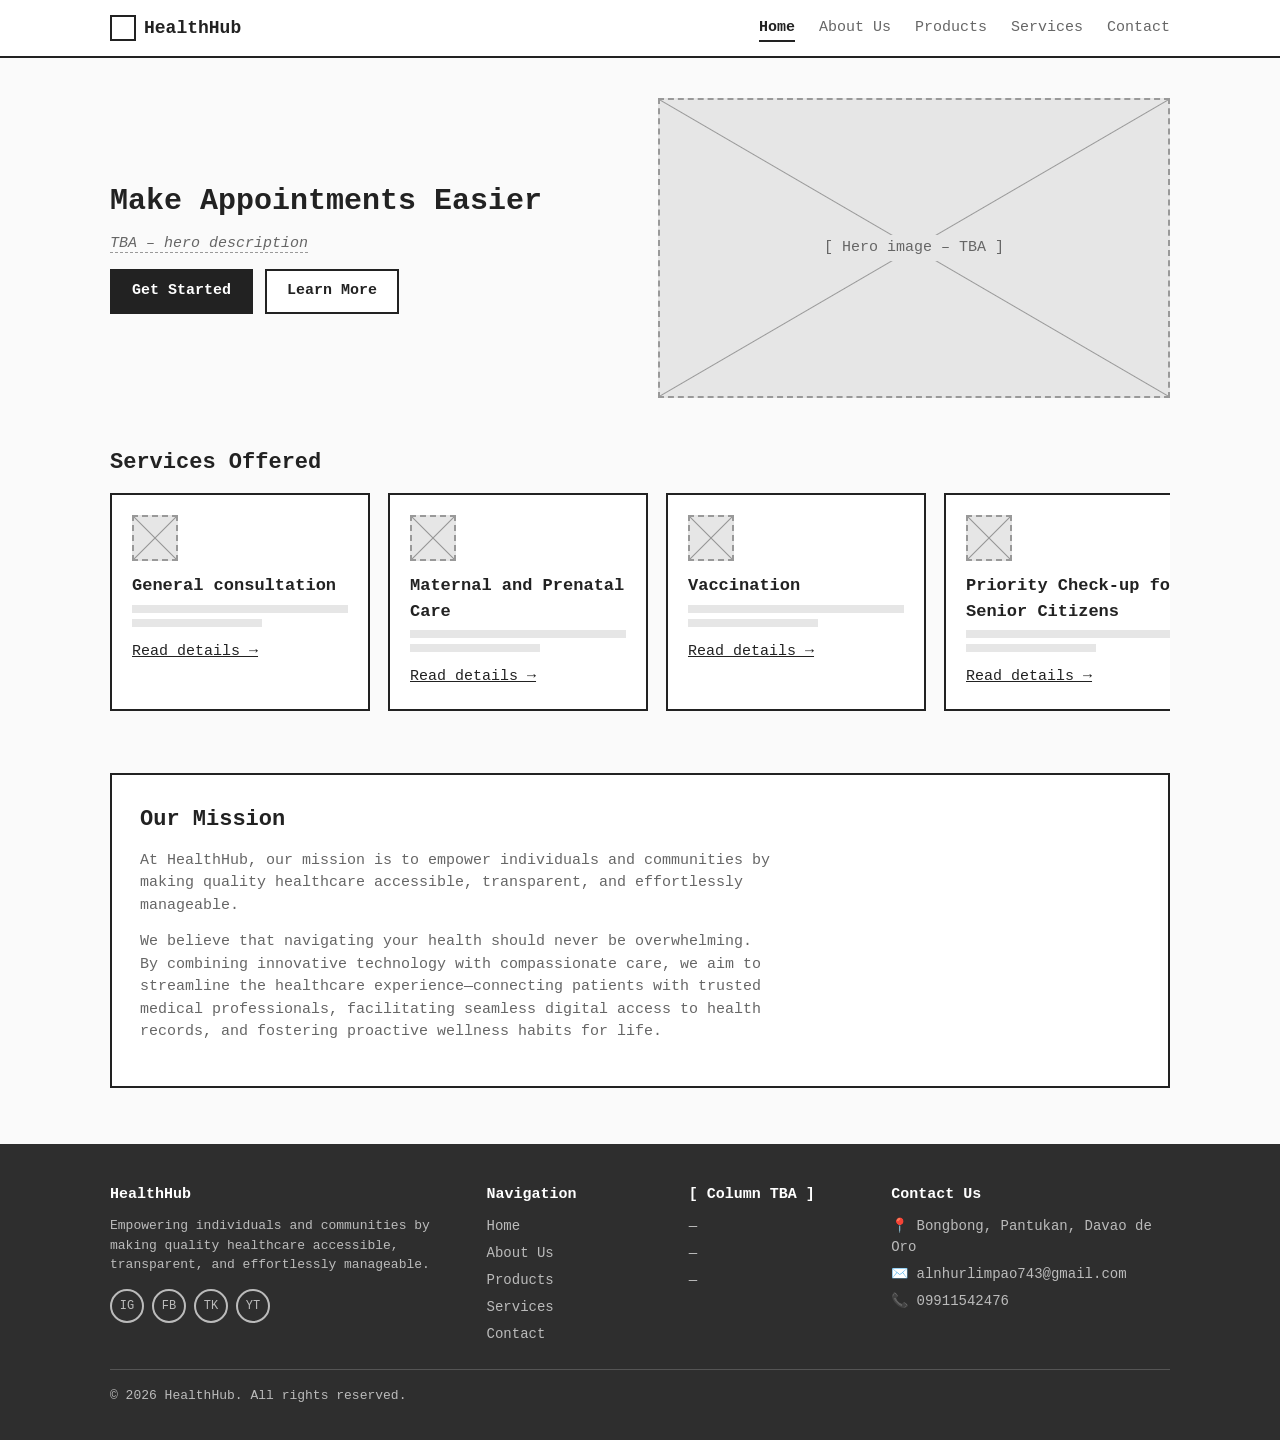
<file: wf_html/healthhub_wireframe.html>
<!DOCTYPE html>
<html lang="en">
<head>
<meta charset="utf-8">
<meta name="viewport" content="width=device-width, initial-scale=1">
<title>HealthHub – Wireframe</title>
<style>
:root{--ink:#222;--mid:#666;--line:#999;--fill:#e6e6e6;--bg:#fafafa;--card:#fff}
*{box-sizing:border-box;margin:0;padding:0}
body{font-family:"Courier New",ui-monospace,monospace;background:var(--bg);color:var(--ink);line-height:1.5;font-size:15px}
a{color:inherit}
.wrap{max-width:1100px;margin:0 auto;padding:0 20px}
/* nav */
nav{position:sticky;top:0;z-index:10;background:var(--card);border-bottom:2px solid var(--ink)}
nav .wrap{display:flex;justify-content:space-between;align-items:center;height:56px}
.logo{display:flex;align-items:center;gap:8px;font-weight:700;font-size:18px;text-decoration:none}
.logo i{width:26px;height:26px;border:2px solid var(--ink);display:inline-block}
.links{display:flex;gap:24px;list-style:none}
.links a{text-decoration:none;color:var(--mid);padding:4px 0}
.links a.on{color:var(--ink);font-weight:700;border-bottom:2px solid var(--ink)}
.burger{display:none;background:none;border:2px solid var(--ink);width:38px;height:34px;font:inherit;cursor:pointer}
/* pages */
.page{display:none;padding:40px 0 56px}.page.on{display:block}
h1{font-size:30px;line-height:1.2;margin-bottom:14px}
h2{font-size:22px;margin-bottom:14px}
h3{font-size:17px;margin-bottom:6px}
p{color:var(--mid);margin-bottom:14px;max-width:70ch}
.ph{background:var(--fill);border:2px dashed var(--line);display:flex;align-items:center;justify-content:center;color:var(--mid);text-align:center;position:relative;min-height:120px}
.ph.x{background:linear-gradient(to top right,transparent calc(50% - 1px),var(--line),transparent calc(50% + 1px)),linear-gradient(to bottom right,transparent calc(50% - 1px),var(--line),transparent calc(50% + 1px)),var(--fill)}
.ph.x span{background:var(--fill);padding:2px 8px}
.btn{display:inline-block;border:2px solid var(--ink);padding:9px 20px;text-decoration:none;font-weight:700;background:var(--card);cursor:pointer;font:inherit;font-weight:700}
.btn.fill{background:var(--ink);color:#fff}
.row{display:flex;gap:12px;flex-wrap:wrap}
.hero{display:flex;gap:40px;align-items:center;margin-bottom:48px}
.hero>*{flex:1}.hero .ph{min-height:300px}
.card{background:var(--card);border:2px solid var(--ink);padding:20px;display:flex;flex-direction:column}
.card .ph{min-height:46px;width:46px;margin-bottom:12px}
.card p{font-size:14px}
.tbd{border-bottom:1px dashed var(--line);color:var(--mid);font-style:italic}
.lines{display:grid;gap:6px;margin-bottom:14px}.lines i{height:8px;background:var(--fill);display:block}.lines i:last-child{width:60%}
.scroll{display:flex;gap:18px;overflow-x:auto;padding-bottom:14px}.scroll .card{flex:0 0 260px}
.grid{display:grid;grid-template-columns:repeat(auto-fit,minmax(260px,1fr));gap:22px}
.band{border:2px solid var(--ink);background:var(--card);padding:28px;margin-top:48px}
.tag{position:absolute;top:10px;left:10px;border:2px solid var(--ink);background:var(--card);padding:0 8px;font-size:12px;font-weight:700;z-index:1}
.pcard{background:var(--card);border:2px solid var(--ink);position:relative}
.pcard .ph{border:0;border-bottom:2px dashed var(--line);min-height:180px}
.pcard .b{padding:16px}
.pfoot{display:flex;justify-content:space-between;align-items:center;margin-top:12px;padding-top:12px;border-top:1px solid var(--line)}
.why{display:grid;gap:14px;margin-top:8px}
.why div{border-left:4px solid var(--ink);padding:4px 14px;background:var(--card)}
.why p{margin:0}
form{display:grid;gap:14px;max-width:480px}
label{font-weight:700;font-size:14px}
.field{border:2px solid var(--line);background:var(--card);height:38px}.field.t{height:110px}
.cols{display:grid;grid-template-columns:1fr 1fr;gap:40px}
/* footer */
footer{background:#2e2e2e;color:#bbb;padding:40px 0 20px;margin-top:0}
.fgrid{display:grid;grid-template-columns:2fr 1fr 1fr 1.6fr;gap:28px;padding-bottom:24px;border-bottom:1px solid #555}
footer h4{color:#fff;margin-bottom:10px}
footer p{color:#bbb;font-size:13px}
footer ul{list-style:none;display:grid;gap:6px;font-size:14px}
footer a{text-decoration:none}
.soc{display:flex;gap:8px;margin-top:12px}.soc span{width:34px;height:34px;border:2px solid #bbb;border-radius:50%;display:flex;align-items:center;justify-content:center;font-size:12px}
.copy{padding-top:16px;font-size:13px}
.note{font-size:12px;color:var(--mid);border:1px dashed var(--line);padding:6px 10px;display:inline-block;margin-bottom:18px;background:#fff}
@media(max-width:768px){
 .burger{display:block}
 .links{display:none;position:absolute;top:56px;left:0;right:0;background:var(--card);flex-direction:column;gap:0;border-bottom:2px solid var(--ink)}
 .links.open{display:flex}.links li a{display:block;padding:14px 20px;border-top:1px solid var(--line)}
 .hero,.cols{flex-direction:column;grid-template-columns:1fr}.hero{display:flex}
 .fgrid{grid-template-columns:1fr}
 h1{font-size:24px}
}
</style>
</head>
<body>

<nav>
 <div class="wrap">
  <a class="logo" href="#home"><i></i>HealthHub</a>
  <button class="burger" id="burger" aria-label="Menu">≡</button>
  <ul class="links" id="links">
   <li><a href="#home" data-p="home">Home</a></li>
   <li><a href="#about" data-p="about">About Us</a></li>
   <li><a href="#products" data-p="products">Products</a></li>
   <li><a href="#services" data-p="services">Services</a></li>
   <li><a href="#contact" data-p="contact">Contact</a></li>
  </ul>
 </div>
</nav>

<!-- HOME -->
<main>
<section class="page" id="home"><div class="wrap">
 <div class="hero">
  <div>
   <h1>Make Appointments Easier</h1>
   <p><span class="tbd">TBA – hero description</span></p>
   <div class="row"><a class="btn fill" href="#contact">Get Started</a><a class="btn" href="#about">Learn More</a></div>
  </div>
  <div class="ph x"><span>[ Hero image – TBA ]</span></div>
 </div>

 <h2>Services Offered</h2>
 <div class="scroll">
  <div class="card"><div class="ph x"></div><h3>General consultation</h3><div class="lines"><i></i><i></i></div><a href="#services">Read details →</a></div>
  <div class="card"><div class="ph x"></div><h3>Maternal and Prenatal Care</h3><div class="lines"><i></i><i></i></div><a href="#services">Read details →</a></div>
  <div class="card"><div class="ph x"></div><h3>Vaccination</h3><div class="lines"><i></i><i></i></div><a href="#services">Read details →</a></div>
  <div class="card"><div class="ph x"></div><h3>Priority Check-up for Senior Citizens</h3><div class="lines"><i></i><i></i></div><a href="#services">Read details →</a></div>
  <div class="card"><div class="ph x"></div><h3>Medical Certificate</h3><div class="lines"><i></i><i></i></div><a href="#services">Read details →</a></div>
 </div>

 <div class="band">
  <h2>Our Mission</h2>
  <p>At HealthHub, our mission is to empower individuals and communities by making quality healthcare accessible, transparent, and effortlessly manageable.</p>
  <p>We believe that navigating your health should never be overwhelming. By combining innovative technology with compassionate care, we aim to streamline the healthcare experience—connecting patients with trusted medical professionals, facilitating seamless digital access to health records, and fostering proactive wellness habits for life.</p>
 </div>
</div></section>

<!-- ABOUT -->
<section class="page" id="about"><div class="wrap">
 <h1>Welcome to HealthHub, where modern technology meets compassionate healthcare.</h1>
 <p>Founded on the principle that quality care should be seamless, secure, and accessible to everyone, HealthHub is a digital wellness platform designed to transform how patients and healthcare providers connect. We eliminate the traditional friction of managing your health—replacing long wait times, scattered medical records, and fragmented care with an intuitive, all-in-one digital ecosystem.</p>
 <p>Whether you are looking to consult with certified specialists, manage your medical history, or take proactive steps toward a healthier lifestyle, HealthHub provides the tools and support you need at every step of your wellness journey.</p>

 <div class="band">
  <h2>Why HealthHub?</h2>
  <div class="why">
   <div><h3>Comprehensive Care Ecosystem</h3><p>From routine check-ups and specialized virtual consultations to centralized digital health records, we bring your entire healthcare experience under one roof.</p></div>
   <div><h3>Patient-First Experience</h3><p>We design every feature around user simplicity, ensuring that navigating your health journey is stress-free, transparent, and responsive to your needs.</p></div>
   <div><h3>Uncompromised Security</h3><p>Your health data is protected by rigorous enterprise-grade security standards and privacy protocols, keeping your medical information strictly confidential.</p></div>
   <div><h3>Empowering Providers</h3><p>We equip medical professionals with streamlined administrative tools, allowing them to focus less on paperwork and more on delivering exceptional patient care.</p></div>
  </div>
 </div>
</div></section>

<!-- PRODUCTS -->
<section class="page" id="products"><div class="wrap">
 <h2>Our Products</h2>
 <div class="grid">
  <div class="pcard"><span class="tag">SALE</span>
   <div class="ph x"><span>[ Product Image ]</span></div>
   <div class="b"><h3>Pulse Oximeter</h3>
    <div class="pfoot"><strong>P 199</strong><button class="btn fill">Add to Cart</button></div></div>
  </div>
  <div class="pcard">
   <div class="ph x"><span>[ Product Image ]</span></div>
   <div class="b"><h3>Blood Pressure Monitor</h3>
    <div class="pfoot"><strong>P 449</strong><button class="btn fill">Add to Cart</button></div></div>
  </div>
 </div>
 <p class="note" style="margin-top:22px">Note: the keyboard looks like template placeholder content – replace with a real health product.</p>
</div></section>

<!-- SERVICES -->
<section class="page" id="services"><div class="wrap">
 <h2>Services We Offer</h2>
 <div class="grid">
  <div class="card"><h3>General Consultation</h3><p>Get comprehensive primary care, routine health evaluations, and expert medical guidance from certified physicians for everyday health concerns.</p><a href="#">Learn more →</a></div>
  <div class="card"><h3>Maternal &amp; Prenatal Care</h3><p>Comprehensive care and medical support for expectant mothers—from early pregnancy tracking and routine check-ups to post-natal guidance—ensuring a safe, healthy journey for both mother and baby.</p><a href="#">Learn more →</a></div>
  <div class="card"><h3>Vaccination &amp; Immunization</h3><p>Stay protected against preventable illnesses with safe, timely vaccines for all ages. Easily schedule routine immunizations, booster shots, and travel vaccines with certified healthcare professionals.</p><a href="#">Learn more →</a></div>
  <div class="card"><h3>Priority Check-up for Senior Citizens</h3><p>Skip the queue with fast-tracked consultations, comprehensive geriatric evaluations, and dedicated support tailored to the unique health and mobility needs of older adults.</p><a href="#">Learn more →</a></div>
  <div class="card"><h3>Medical Certificate</h3><p>Request and receive official, verified medical certificates online.</p><a href="#">Learn more →</a></div>
 </div>
</div></section>

<!-- CONTACT -->
<section class="page" id="contact"><div class="wrap">
 <h1>Contact Us</h1>
 <div class="cols">
  <form onsubmit="return false">
   <div><label>Name</label><div class="field"></div></div>
   <div><label>Email</label><div class="field"></div></div>
   <div><label>Message</label><div class="field t"></div></div>
   <button class="btn fill" style="width:max-content">Send message</button>
  </form>
  <div>
   <!--div class="ph x" style="min-height:220px;margin-bottom:16px"><span>[ Map – Bongbong, Pantukan ]</span></div-->
   <p>📍 Bongbong, Pantukan, Davao de Oro<br>✉️ alnhurlimpao743@gmail.com<br>📞 09911542476</p>
  </div>
 </div>
</div></section>
</main>

<footer>
 <div class="wrap">
  <div class="fgrid">
   <div><h4>HealthHub</h4><p>Empowering individuals and communities by making quality healthcare accessible, transparent, and effortlessly manageable.</p>
    <div class="soc"><span>IG</span><span>FB</span><span>TK</span><span>YT</span></div></div>
   <div><h4>Navigation</h4><ul>
    <li><a href="#home">Home</a></li><li><a href="#about">About Us</a></li><li><a href="#products">Products</a></li><li><a href="#services">Services</a></li><li><a href="#contact">Contact</a></li></ul></div>
   <div><h4>[ Column TBA ]</h4><ul><li>—</li><li>—</li><li>—</li></ul></div>
   <div><h4>Contact Us</h4><ul>
    <li>📍 Bongbong, Pantukan, Davao de Oro</li>
    <li>✉️ <a href="mailto:alnhurlimpao743@gmail.com">alnhurlimpao743@gmail.com</a></li>
    <li>📞 <a href="tel:+639911542476">09911542476</a></li></ul></div>
  </div>
  <p class="copy">&copy; 2026 HealthHub. All rights reserved.</p>
 </div>
</footer>

<script>
const pages=[...document.querySelectorAll('.page')], links=[...document.querySelectorAll('.links a')],menu=document.getElementById('links');
function show(){
  let id=(location.hash||'#home').slice(1);
  if(!pages.some(p=>p.id===id))id='home';
  pages.forEach(p=>p.classList.toggle('on',p.id===id));
  links.forEach(a=>a.classList.toggle('on',a.dataset.p===id));
  menu.classList.remove('open');
  window.scrollTo(0,0);
}
window.addEventListener('hashchange',show);
document.getElementById('burger').addEventListener('click',()=>menu.classList.toggle('open'));
show();
</script>
</body>
</html>
</file>
<file: style.css>
/* =========================================
   Global Color Variables
   ========================================= */
:root {
  /* Brand & Accent Colors */
  --color-primary: #2055c9;
  --color-primary-hover: #1d4ed8;
  --color-accent-link: #38bdf8;
  --color-link-dark: #001842;

  /* Neutral Surfaces & Backgrounds */
  --color-bg-page: #d3e9ff;
  --color-bg-surface: #ffffff;
  --color-bg-subtle: #f1f5f9;
  --color-bg-muted: #eeeeee;
  --color-bg-footer: #2e2e2e;
  --color-bg-dark: #0f172a;
  --color-bg-dark-elevated: #1e293b;

  /* Text Colors */
  --color-text-primary: #1e293b;
  --color-text-heading: #0f172a;
  --color-text-nav: #475569;
  --color-text-muted: #353e49;
  --color-text-footer: #94a3b8;
  --color-text-inverse: #ffffff;
  --color-text-high-contrast: #0a0a0a;

  /* Borders & Dividers */
  --color-border: #e2e8f0;
  --color-border-strong: #cbd5e1;
  --color-border-hover: #94a3b8;
  --color-border-dark: #1e293b;

  /* Gradients & Placeholder Media */
  --color-hero-grad-start: #e0e7ff;
  --color-hero-grad-end: #c7d2fe;
  --color-hero-grad-border: #c7d2fe;
  --color-hero-grad-text: #4338ca;
  --color-media-grad-start: #f1f5f9;
  --color-media-grad-end: #e2e8f0;
  --color-icon-bg: #eff6ff;
  --color-placeholder-line: #888888;
  --color-menu-bar: #334155;

  /* Status & Semantic Colors */
  --color-danger: #ef4444;
  --color-rating: #f59e0b;

  /* Overlays & Shadows */
  --color-shadow-light: rgba(0, 0, 0, 0.05);
  --color-shadow-medium: rgba(0, 0, 0, 0.08);
  --color-shadow-heavy: rgba(0, 0, 0, 0.1);
  --color-shadow-elevated: rgba(0, 0, 0, 0.19);
  --color-shadow-dark: rgba(0, 0, 0, 0.2);
  --color-overlay-drawer: rgba(15, 23, 42, 0.5);
  --color-overlay-modal: rgba(15, 23, 42, 0.6);

  /* Legacy Field Colors (Fixed from invalid unquoted values) */
  --color-field-border: rgba(25, 25, 25, 0.5);
  --color-field-bg: rgb(220, 220, 200);
}

/* Base & Reset */
* {
  box-sizing: border-box;
  margin: 0;
  padding: 0;
}

body {
  font-family: Roboto, sans-serif;
  background-color: var(--color-bg-page);
  color: var(--color-text-primary);
  line-height: 1.6;
}

a {
  color: var(--color-link-dark);
  text-decoration: none;
}

/* Nav Container */
.nav {
  display: flex;
  justify-content: space-between;
  align-items: center;
  background-color: var(--color-bg-surface);
  padding: 1rem 2rem;
  box-shadow: 0 2px 10px var(--color-shadow-light);
  top: 0;
  z-index: 1000;
}

/* Brand Logo */
.navbar-logo a {
  font-size: 1.5rem;
  font-weight: 700;
  color: var(--color-text-heading);
  text-decoration: none;
}

/* Navigation Links */
.nav-links {
  display: flex;
  list-style: none;
  gap: 2rem;
  align-items: center;
}

.nav-links-active {
  display: flex;
  list-style: none;
  gap: 2rem;
  align-items: top;
}

.nav-links a {
  text-decoration: none;
  color: var(--color-text-nav);
  font-weight: 500;
  transition: color 0.3s ease;
}

.nav-links a:hover {
  color: var(--color-primary);
}

/* Navbar CTA Button */
.btn-nav-cta {
  background-color: var(--color-primary);
  color: var(--color-text-inverse) !important;
  padding: 0.5rem 1.2rem;
  border-radius: 6px;
  transition: background-color 0.3s ease !important;
}

.btn-nav-cta:hover {
  background-color: var(--color-primary-hover) !important;
}

/* Mobile Toggle Hamburger */
.menu-toggle {
  display: none;
  flex-direction: column;
  cursor: pointer;
  gap: 5px;
}

.menu-toggle .bar {
  width: 25px;
  height: 3px;
  background-color: var(--color-menu-bar);
  border-radius: 2px;
  transition: all 0.3s ease;
}

/* Hero Section */
.hero {
  display: flex;
  align-items: center;
  justify-content: space-between;
  max-width: 1200px;
  margin: 0 auto;
  padding: 5rem 2rem 3rem 2rem;
  gap: 3rem;
  min-height: calc(100vh - 200px);
}

.hero-compact {
  display: flex;
  align-items: center;
  justify-content: space-between;
  max-width: 1200px;
  margin: 0 auto;
  padding: 3px 2rem 3rem 2rem;
  gap: 3rem;
  min-height: calc(100vh - 200px);
}

.hero-title-small {
  display: flex;
  align-items: left;
  justify-content: space-between;
  max-width: auto;
  margin: 0 auto;
  padding: 3px 2rem 3rem 2rem;
  gap: 3rem;
}

.hero-content {
  flex: 1;
}

.hero-title {
  font-size: 3rem;
  font-weight: 800;
  color: var(--color-text-heading);
  line-height: 1.2;
  margin-bottom: 1.5rem;
}

.hero-description {
  font-size: 1.125rem;
  color: var(--color-text-muted);
  margin-bottom: 2rem;
  max-width: 540px;
}

.hero-description-full {
  font-size: 1.125rem;
  color: var(--color-text-muted);
  margin-bottom: 2rem;
  max-width: auto;
}

.hero-description-hc {
  font-size: 1.125rem;
  color: var(--color-text-high-contrast);
  margin-bottom: 2rem;
  max-width: 540px;
}

.hero-actions {
  display: flex;
  gap: 1rem;
}

/* Action Buttons */
.btn {
  display: inline-block;
  padding: 0.8rem 1.8rem;
  font-size: 1rem;
  font-weight: 600;
  text-decoration: none;
  border-radius: 6px;
  transition:
    background-color 0.3s ease,
    border-color 0.3s ease;
}

.btn-primary {
  background-color: var(--color-primary);
  color: var(--color-text-inverse);
}

.btn-primary:hover {
  background-color: var(--color-primary-hover);
}

.btn-secondary {
  background-color: transparent;
  color: var(--color-menu-bar);
  border: 1px solid var(--color-border-strong);
}

.btn-secondary:hover {
  background-color: var(--color-bg-subtle);
  border-color: var(--color-border-hover);
}

/* Hero Graphic Placeholder */
.hero-image {
  flex: 1;
  display: flex;
  justify-content: center;
  align-items: center;
}

.image-card img{
  width: 100%;
  max-width: 500px;
  height: 350px;
  max-height: fit-content;
  background: linear-gradient(
    135deg,
    var(--color-hero-grad-start) 0%,
    var(--color-hero-grad-end) 100%
  );
  border: 1px solid var(--color-hero-grad-border);
  border-radius: 12px;
  display: flex;
  align-items: center;
  justify-content: center;
  color: var(--color-hero-grad-text);
  font-weight: 600;
  font-size: 1.1rem;
  box-shadow: 0 10px 25px -5px var(--color-shadow-light);
}

/* Horizontal Scroll Cards Section */
.features-section {
  max-width: 1200px;
  margin: 0 auto;
  padding: 3rem 2rem 5rem 2rem;
}

.section-header {
  margin: 1.5rem;
}

.section-header h2 {
  font-size: 1.75rem;
  font-weight: 700;
  color: var(--color-text-heading);
}

.scroll-container {
  display: flex;
  gap: 1.5rem;
  overflow-x: auto;
  padding: 1rem 0.25rem 1.5rem 0.25rem;
  scroll-snap-type: x mandatory;
  scroll-behavior: smooth;
  -webkit-overflow-scrolling: touch;
}

/* Styled Scrollbar */
.scroll-container::-webkit-scrollbar {
  height: 8px;
}

.scroll-container::-webkit-scrollbar-track {
  background: var(--color-border);
  border-radius: 4px;
}

.scroll-container::-webkit-scrollbar-thumb {
  background: var(--color-border-hover);
  border-radius: 4px;
}

.scroll-container::-webkit-scrollbar-thumb:hover {
  background: var(--color-text-muted);
}

/* Card Item */
.card {
  flex: 0 0 300px;
  scroll-snap-align: start;
  background: var(--color-bg-surface);
  border: 1px solid var(--color-border);
  border-radius: 12px;
  padding: 1.5rem;
  box-shadow: 0 4px 6px -1px var(--color-shadow-light);
  transition:
    transform 0.2s ease,
    box-shadow 0.2s ease;
}

.card:hover {
  transform: translateY(-4px);
  box-shadow: 0 10px 15px -3px var(--color-shadow-heavy);
}

.card-icon {
  font-size: 2rem;
  margin-bottom: 1rem;
}

.card h3 {
  font-size: 1.25rem;
  font-weight: 600;
  color: var(--color-text-heading);
  margin-bottom: 0.5rem;
}

.card p {
  font-size: 0.95rem;
  color: var(--color-text-muted);
  margin-bottom: 1.25rem;
}

.card-link {
  font-size: 0.9rem;
  font-weight: 600;
  color: var(--color-primary);
  text-decoration: none;
}

.card-link:hover {
  text-decoration: underline;
}

/* Mobile Responsive */
@media (max-width: 768px) {
  .menu-toggle {
    display: flex;
  }

  .nav-links {
    position: absolute;
    top: 100%;
    left: 0;
    width: 100%;
    background-color: var(--color-bg-surface);
    flex-direction: column;
    gap: 0;
    max-height: 0;
    overflow: hidden;
    transition: max-height 0.3s ease-in-out;
    box-shadow: 0 4px 6px var(--color-shadow-light);
  }

  .nav-links li {
    width: 100%;
    text-align: center;
  }

  .nav-links a {
    display: block;
    padding: 1rem;
    border-top: 1px solid var(--color-bg-subtle);
  }

  .btn-nav-cta {
    border-radius: 0;
  }

  .nav-links.active {
    max-height: 320px;
  }

  .hero {
    flex-direction: column;
    text-align: center;
    padding: 3rem 1.5rem 2rem 1.5rem;
    min-height: auto;
  }

  .hero-title {
    font-size: 2.25rem;
  }

  .hero-description {
    margin-left: auto;
    margin-right: auto;
  }

  .hero-actions {
    justify-content: center;
  }

  .image-card {
    height: 250px;
  }

  .card {
    flex: 0 0 260px;
  }
}

/* Footer Section */
.site-footer {
  background-color: var(--color-bg-footer);
  color: var(--color-text-footer);
  padding: 4rem 2rem 2rem 2rem;
  border-top: 1px solid var(--color-text-primary);
}

.footer-container {
  max-width: 1200px;
  margin: 0 auto;
  display: flex;
  flex-wrap: wrap;
  justify-content: space-between;
  gap: 2.5rem;
  padding-bottom: 3rem;
  border-bottom: 1px solid var(--color-text-primary);
}

.footer-brand {
  flex: 1 1 280px;
}

.footer-brand .footer-logo {
  font-size: 1.5rem;
  font-weight: 700;
  color: var(--color-text-inverse);
  text-decoration: none;
  display: inline-block;
  margin-bottom: 1rem;
}

.footer-brand p {
  font-size: 0.95rem;
  line-height: 1.6;
}

.footer-column {
  flex: 1 1 160px;
}

.footer-column h4 {
  color: var(--color-text-inverse);
  font-size: 1.1rem;
  font-weight: 600;
  margin-bottom: 1.25rem;
}

.footer-links {
  list-style: none;
  display: flex;
  flex-direction: column;
  gap: 0.75rem;
}

.footer-links a {
  color: var(--color-text-footer);
  text-decoration: none;
  font-size: 0.95rem;
  transition: color 0.3s ease;
}

.footer-links a:hover {
  color: var(--color-accent-link);
}

/* Contact Info Styling */
.contact-info {
  list-style: none;
  display: flex;
  flex-direction: column;
  gap: 0.85rem;
  font-size: 0.95rem;
}

.contact-info li {
  display: flex;
  align-items: center;
  gap: 0.75rem;
}

.contact-info a {
  color: var(--color-text-footer);
  text-decoration: none;
  transition: color 0.3s ease;
}

.contact-info a:hover {
  color: var(--color-accent-link);
}

.icon {
  font-style: normal;
  display: inline-block;
  width: 20px;
  text-align: center;
}

/* Social Links List */
.social-links {
  display: flex;
  gap: 1rem;
  margin-top: 0.5rem;
}

.social-links-large {
  display: flex;
  gap: 1rem;
  margin-top: 0.5rem;
}

.social-icon-large {
  display: inline-flex;
  align-items: center;
  justify-content: center;
  width: 58px;
  height: 58px;
  background-color: var(--color-text-primary);
  color: var(--color-text-inverse);
  border-radius: 50%;
  text-decoration: none;
  font-size: 1.2rem;
  box-shadow:
    0 4px 8px 0 var(--color-shadow-dark),
    0 6px 20px 0 var(--color-shadow-elevated);
  transition:
    background-color 0.3s ease,
    transform 0.2s ease;
}

.social-icon-large img {
  border-radius: 50%;
  max-width: 58px;
  max-height: 58px;
}

.social-icon {
  display: inline-flex;
  align-items: center;
  justify-content: center;
  width: 38px;
  height: 38px;
  background-color: var(--color-text-primary);
  color: var(--color-text-inverse);
  border-radius: 50%;
  text-decoration: none;
  font-size: 0.9rem;
  transition:
    background-color 0.3s ease,
    transform 0.2s ease;
}

.social-icon img {
  border-radius: 50%;
  max-width: 38px;
  max-height: 38px;
}

.social-icon:hover {
  background-color: var(--color-primary);
  transform: translateY(-2px);
}

/* Footer Bottom Bar */
.footer-bottom {
  max-width: 1200px;
  margin: 0 auto;
  padding-top: 2rem;
  display: flex;
  justify-content: space-between;
  align-items: center;
  flex-wrap: wrap;
  gap: 1rem;
  font-size: 0.875rem;
}

.footer-legal {
  display: flex;
  gap: 1.5rem;
}

.footer-legal a {
  color: var(--color-text-footer);
  text-decoration: none;
}

.footer-legal a:hover {
  color: var(--color-accent-link);
}

/* Mobile Responsive */
@media (max-width: 768px) {
  .footer-bottom {
    flex-direction: column;
    text-align: center;
  }
}

/* Product Cards Section */
.products-section {
  max-width: 1200px;
  margin: 0 auto;
  padding: 3rem 2rem 5rem 2rem;
}

.product-grid {
  display: grid;
  grid-template-columns: repeat(auto-fit, minmax(260px, 1fr));
  gap: 2rem;
  margin-top: 2rem;
}

/* Individual Product Card */
.product-card {
  background-color: var(--color-bg-muted);
  border: 1px solid var(--color-border);
  border-radius: 12px;
  overflow: hidden;
  display: flex;
  flex-direction: column;
  box-shadow: 0 4px 6px -1px var(--color-shadow-light);
  transition:
    transform 0.3s ease,
    box-shadow 0.3s ease;
  position: relative;
}

.product-card:hover {
  transform: translateY(-5px);
  box-shadow: 0 12px 20px -3px var(--color-shadow-heavy);
}

/* Badge (e.g., Sale, New) */
.product-badge {
  position: absolute;
  top: 12px;
  left: 12px;
  background-color: var(--color-primary);
  color: var(--color-text-inverse);
  font-size: 0.75rem;
  font-weight: 700;
  text-transform: uppercase;
  padding: 0.25rem 0.6rem;
  border-radius: 4px;
  z-index: 10;
}

.product-badge.sale {
  background-color: var(--color-danger);
}

/* Product Image Box */
.product-image {
  width: 100%;
  height: 220px;
  background: linear-gradient(
    135deg,
    var(--color-media-grad-start) 0%,
    var(--color-media-grad-end) 100%
  );
  display: flex;
  align-items: center;
  justify-content: center;
  color: var(--color-text-muted);
  font-weight: 600;
  font-size: 0.95rem;
  overflow: hidden;
}

.product-image img {
  width: 100%;
  height: 100%;
  object-fit: cover;
  transition: transform 0.3s ease;
}

.product-card:hover .product-image img {
  transform: scale(1.05);
}

/* Product Content */
.product-details {
  padding: 1.25rem;
  display: flex;
  flex-direction: column;
  flex-grow: 1;
}

.product-category {
  font-size: 0.75rem;
  text-transform: uppercase;
  letter-spacing: 0.05em;
  color: var(--color-text-muted);
  font-weight: 600;
  margin-bottom: 0.35rem;
}

.product-title {
  font-size: 1.1rem;
  font-weight: 700;
  color: var(--color-text-heading);
  margin-bottom: 0.5rem;
  line-height: 1.3;
}

/* Product Rating Stars */
.product-rating {
  display: flex;
  align-items: center;
  gap: 0.25rem;
  font-size: 0.875rem;
  color: var(--color-rating);
  margin-bottom: 1rem;
}

.product-rating .rating-count {
  color: var(--color-text-muted);
  font-size: 0.8rem;
  margin-left: 0.25rem;
}

/* Footer & Pricing Row */
.product-footer {
  margin-top: auto;
  display: flex;
  align-items: center;
  justify-content: space-between;
  padding-top: 0.75rem;
  border-top: 1px solid var(--color-bg-subtle);
}

.product-price {
  display: flex;
  align-items: baseline;
  gap: 0.5rem;
}

.price-current {
  font-size: 1.25rem;
  font-weight: 700;
  color: var(--color-text-heading);
}

.price-old {
  font-size: 0.875rem;
  color: var(--color-text-footer);
  text-decoration: line-through;
}

/* Add to Cart Button */
.btn-cart {
  background-color: var(--color-text-heading);
  color: var(--color-text-inverse);
  border: none;
  padding: 0.5rem 1rem;
  border-radius: 6px;
  font-size: 0.875rem;
  font-weight: 600;
  cursor: pointer;
  transition:
    background-color 0.2s ease,
    transform 0.1s ease;
}

.btn-cart:hover {
  background-color: var(--color-primary);
}

.btn-cart:active {
  transform: scale(0.97);
}

/* Services Grid Section */
.services-section {
  max-width: 1200px;
  margin: 0 auto;
  padding: 3rem 2rem 5rem 2rem;
}

.services-grid {
  display: grid;
  grid-template-columns: repeat(auto-fit, minmax(300px, 1fr));
  gap: 2rem;
  margin-top: 2rem;
}

/* Service Card Item */
.service-card {
  background-color: var(--color-bg-surface);
  border: 1px solid var(--color-border);
  border-radius: 12px;
  padding: 2rem;
  display: flex;
  flex-direction: column;
  box-shadow: 0 4px 6px -1px var(--color-shadow-light);
  transition:
    transform 0.3s ease,
    box-shadow 0.3s ease,
    border-color 0.3s ease;
}

.service-card:hover {
  transform: translateY(-5px);
  box-shadow: 0 12px 20px -3px var(--color-shadow-medium);
  border-color: var(--color-border-strong);
}

/* Service Icon / Graphic */
.service-icon {
  width: 50px;
  height: 50px;
  background-color: var(--color-icon-bg);
  color: var(--color-primary);
  border-radius: 10px;
  display: flex;
  align-items: center;
  justify-content: center;
  font-size: 1.5rem;
  font-weight: 700;
  margin-bottom: 1.25rem;
}

/* Service Content */
.service-title {
  font-size: 1.25rem;
  font-weight: 700;
  color: var(--color-text-heading);
  margin-bottom: 0.75rem;
}

.service-description {
  font-size: 0.95rem;
  color: var(--color-text-muted);
  line-height: 1.6;
  margin-bottom: 1.5rem;
  flex-grow: 1;
}

/* Service Action Link */
.service-link {
  font-size: 0.9rem;
  font-weight: 600;
  color: var(--color-primary);
  text-decoration: none;
  display: inline-flex;
  align-items: center;
  gap: 0.35rem;
  transition: gap 0.2s ease;
}

.service-link:hover {
  gap: 0.6rem;
  text-decoration: underline;
}

/* Simple Section & Paragraph Styling */
.content-section {
  max-width: 90vw;
  margin: 0 auto;
  padding: 4rem 2rem;
}

.content-section h2 {
  font-size: 2rem;
  font-weight: 700;
  color: var(--color-text-heading);
  margin-bottom: 1.25rem;
  letter-spacing: -0.02em;
}

.content-section p {
  font-size: 1.05rem;
  color: var(--color-text-nav);
  line-height: 1.75;
  margin-bottom: 1.5rem;
}

.content-section p:last-child {
  margin-bottom: 0;
}

.content-split {
  display: flex;
}

.field {
  border: 2px solid var(--color-field-border);
  background: var(--color-field-bg);
  height: 38px;
  max-width: 50%;
}

.field.t {
  height: 110px;
}

.lines {
  display: grid;
  gap: 6px;
  margin-bottom: 14px;
}

.lines i {
  height: 8px;
  background: var(--color-placeholder-line);
  display: block;
}

.lines i:last-child {
  width: 60%;
}

/* --- Shopping Cart & Checkout Styles --- */

/* Cart Trigger Button in Navbar */
.cart-nav-item {
  position: relative;
  cursor: pointer;
}

.cart-btn-trigger {
  background: none;
  border: none;
  font-size: 1rem;
  font-weight: 500;
  color: var(--color-text-nav);
  cursor: pointer;
  display: flex;
  align-items: center;
  gap: 0.4rem;
  transition: color 0.3s ease;
}

.cart-btn-trigger:hover {
  color: var(--color-primary);
}

.cart-badge {
  background-color: var(--color-primary);
  color: var(--color-text-inverse);
  font-size: 0.7rem;
  font-weight: 700;
  padding: 0.15rem 0.45rem;
  border-radius: 50px;
  margin-left: 2px;
}

/* Slide-out Cart Drawer Overlay */
.cart-overlay {
  position: fixed;
  top: 0;
  left: 0;
  width: 100%;
  height: 100%;
  background-color: var(--color-overlay-drawer);
  backdrop-filter: blur(4px);
  z-index: 2000;
  opacity: 0;
  visibility: hidden;
  transition:
    opacity 0.3s ease,
    visibility 0.3s ease;
}

.cart-overlay.active {
  opacity: 1;
  visibility: visible;
}

/* Cart Drawer Panel */
.cart-drawer {
  position: fixed;
  top: 0;
  right: -400px;
  width: 100%;
  max-width: 380px;
  height: 100%;
  background-color: var(--color-bg-surface);
  box-shadow: -5px 0 25px var(--color-shadow-heavy);
  z-index: 2001;
  display: flex;
  flex-direction: column;
  transition: right 0.35s cubic-bezier(0.16, 1, 0.3, 1);
}

.cart-drawer.active {
  right: 0;
}

.cart-header {
  padding: 1.5rem;
  border-bottom: 1px solid var(--color-border);
  display: flex;
  align-items: center;
  justify-content: space-between;
}

.cart-header h3 {
  font-size: 1.25rem;
  font-weight: 700;
  color: var(--color-text-heading);
}

.cart-close-btn {
  background: none;
  border: none;
  font-size: 1.5rem;
  cursor: pointer;
  color: var(--color-text-muted);
  transition: color 0.2s;
}

.cart-close-btn:hover {
  color: var(--color-text-heading);
}

/* Cart Body & Items List */
.cart-body {
  padding: 1.5rem;
  flex-grow: 1;
  overflow-y: auto;
  display: flex;
  flex-direction: column;
  gap: 1rem;
}

.cart-empty-msg {
  text-align: center;
  color: var(--color-text-muted);
  margin-top: 3rem;
  font-size: 0.95rem;
}

.cart-item-row {
  display: flex;
  align-items: center;
  justify-content: space-between;
  padding-bottom: 1rem;
  border-bottom: 1px solid var(--color-bg-subtle);
  gap: 1rem;
}

.cart-item-info h4 {
  font-size: 0.95rem;
  font-weight: 600;
  color: var(--color-text-heading);
  margin-bottom: 0.2rem;
}

.cart-item-price {
  font-size: 0.85rem;
  color: var(--color-text-muted);
}

.cart-item-actions {
  display: flex;
  align-items: center;
  gap: 0.5rem;
}

.cart-item-remove {
  background: none;
  border: none;
  color: var(--color-danger);
  font-size: 0.85rem;
  cursor: pointer;
  font-weight: 600;
}

.cart-item-remove:hover {
  text-decoration: underline;
}

/* Cart Footer & Summary */
.cart-footer {
  padding: 1.5rem;
  border-top: 1px solid var(--color-border);
  background-color: var(--color-bg-page);
}

.cart-total-row {
  display: flex;
  justify-content: space-between;
  align-items: center;
  margin-bottom: 1.25rem;
  font-size: 1.1rem;
  font-weight: 700;
  color: var(--color-text-heading);
}

.btn-checkout {
  width: 100%;
  background-color: var(--color-primary);
  color: var(--color-text-inverse);
  border: none;
  padding: 0.8rem;
  border-radius: 6px;
  font-size: 1rem;
  font-weight: 600;
  cursor: pointer;
  transition: background-color 0.2s ease;
}

.btn-checkout:hover {
  background-color: var(--color-primary-hover);
}

/* Checkout Modal */
.checkout-modal-overlay {
  position: fixed;
  top: 0;
  left: 0;
  width: 100%;
  height: 100%;
  background-color: var(--color-overlay-modal);
  backdrop-filter: blur(4px);
  z-index: 3000;
  display: flex;
  align-items: center;
  justify-content: center;
  opacity: 0;
  visibility: hidden;
  transition:
    opacity 0.3s ease,
    visibility 0.3s ease;
  padding: 1rem;
}

.checkout-modal-overlay.active {
  opacity: 1;
  visibility: visible;
}

.checkout-modal {
  background-color: var(--color-bg-surface);
  width: 100%;
  max-width: 500px;
  border-radius: 12px;
  box-shadow: 0 20px 25px -5px var(--color-shadow-heavy);
  overflow: hidden;
  transform: translateY(20px);
  transition: transform 0.3s ease;
}

.checkout-modal-overlay.active .checkout-modal {
  transform: translateY(0);
}

.checkout-modal-header {
  padding: 1.25rem 1.5rem;
  background-color: var(--color-text-heading);
  color: var(--color-text-inverse);
  display: flex;
  justify-content: space-between;
  align-items: center;
}

.checkout-modal-header h3 {
  font-size: 1.15rem;
  font-weight: 600;
}

.checkout-close-btn {
  background: none;
  border: none;
  color: var(--color-text-inverse);
  font-size: 1.5rem;
  cursor: pointer;
}

.checkout-form {
  padding: 1.5rem;
  display: flex;
  flex-direction: column;
  gap: 1rem;
}

.form-group {
  display: flex;
  flex-direction: column;
  gap: 0.35rem;
}

.form-group label {
  font-size: 0.85rem;
  font-weight: 600;
  color: var(--color-text-nav);
}

.form-group input,
.form-group select {
  padding: 0.7rem;
  border: 1px solid var(--color-border-strong);
  border-radius: 6px;
  font-size: 0.95rem;
  font-family: inherit;
  outline: none;
  transition: border-color 0.2s;
}

.form-group input:focus,
.form-group select:focus {
  border-color: var(--color-primary);
}

.checkout-submit-btn {
  margin-top: 0.5rem;
  background-color: var(--color-primary);
  color: var(--color-text-inverse);
  border: none;
  padding: 0.8rem;
  border-radius: 6px;
  font-size: 1rem;
  font-weight: 600;
  cursor: pointer;
  transition: background-color 0.2s;
}

.checkout-submit-btn:hover {
  background-color: var(--color-primary-hover);
}

.price-unit {
  font-family: sans-serif;
  font-size: 1rem;
}

input {
  width: 20vw;
  height: 30px;
  margin: 5px 0px 5px 0px;
}

/* =========================================
   Team Members Section
   ========================================= */
.team-section {
  max-width: 1200px;
  margin: 0 auto;
  padding: 3rem 2rem 5rem 2rem;
}

.team-grid {
  display: grid;
  grid-template-columns: repeat(auto-fit, minmax(250px, 1fr));
  gap: 2rem;
  margin-top: 2rem;
}

.team-card {
  background-color: var(--color-bg-surface);
  border: 1px solid var(--color-border);
  border-radius: 12px;
  padding: 2rem 1.5rem;
  text-align: center;
  display: flex;
  flex-direction: column;
  align-items: center;
  box-shadow: 0 4px 6px -1px var(--color-shadow-light);
  transition:
    transform 0.3s ease,
    box-shadow 0.3s ease,
    border-color 0.3s ease;
}

.team-card:hover {
  transform: translateY(-5px);
  box-shadow: 0 12px 20px -3px var(--color-shadow-medium);
  border-color: var(--color-border-strong);
}

.team-avatar {
  width: 120px;
  height: 120px;
  border-radius: 50%;
  overflow: hidden;
  margin-bottom: 1.25rem;
  background: linear-gradient(
    135deg,
    var(--color-hero-grad-start) 0%,
    var(--color-hero-grad-end) 100%
  );
  border: 3px solid var(--color-bg-subtle);
  box-shadow: 0 4px 10px var(--color-shadow-light);
  display: flex;
  align-items: center;
  justify-content: center;
  color: var(--color-hero-grad-text);
  font-weight: 700;
  font-size: 1.5rem;
}

.team-avatar img {
  width: 100%;
  height: 100%;
  object-fit: cover;
  object-position: center top;
  transition: transform 0.3s ease;
}

.team-card:hover .team-avatar img {
  transform: scale(1.06);
}

.team-name {
  font-size: 1.2rem;
  font-weight: 700;
  color: var(--color-text-heading);
  margin-bottom: 0.25rem;
}

.team-role {
  font-size: 0.875rem;
  font-weight: 600;
  color: var(--color-primary);
  margin-bottom: 0.75rem;
}

.team-bio {
  font-size: 0.9rem;
  color: var(--color-text-muted);
  line-height: 1.5;
}

@media (max-width: 768px) {
  .team-section {
    padding: 2.5rem 1.5rem 4rem 1.5rem;
  }

  .team-avatar {
    width: 100px;
    height: 100px;
  }
}

/* =========================================
   Contact Section & Message Infobox
   ========================================= */

.contact-section {
  max-width: 1200px;
  margin: 0 auto;
  padding: 3rem 2rem 5rem 2rem;
}

.contact-grid {
  display: grid;
  grid-template-columns: repeat(auto-fit, minmax(300px, 1fr));
  gap: 2.5rem;
  margin-top: 2rem;
  align-items: start;
}

/* Contact Info Card */
.contact-details-card {
  background-color: var(--color-bg-surface);
  border: 1px solid var(--color-border);
  border-radius: 12px;
  padding: 2rem;
  box-shadow: 0 4px 6px -1px var(--color-shadow-light);
}

.contact-details-card h3 {
  font-size: 1.3rem;
  font-weight: 700;
  color: var(--color-text-heading);
  margin-bottom: 0.75rem;
}

.contact-details-card p {
  font-size: 0.95rem;
  color: var(--color-text-muted);
  line-height: 1.6;
  margin-bottom: 1.5rem;
}

.contact-list {
  list-style: none;
  display: flex;
  flex-direction: column;
  gap: 1.1rem;
}

.contact-list-item {
  display: flex;
  align-items: flex-start;
  gap: 0.85rem;
  font-size: 0.95rem;
  color: var(--color-text-primary);
}

.contact-list-icon img{
  width: 20px;
  height: 20px;
  flex-shrink: 0;
  border-radius: 8px;
  background-color: var(--color-icon-bg);
  color: var(--color-primary);
  display: flex;
  align-items: center;
  justify-content: left;
  font-weight: 700;
  font-size: 1rem;
}

.contact-list-label {
  display: block;
  font-size: 0.78rem;
  font-weight: 700;
  text-transform: uppercase;
  letter-spacing: 0.04em;
  color: var(--color-text-muted);
  margin-bottom: 0.15rem;
}

.contact-list-value a {
  color: var(--color-text-heading);
  font-weight: 500;
  transition: color 0.2s ease;
}

.contact-list-value a:hover {
  color: var(--color-primary);
}

/* Contact Form Card */
.contact-form-card {
  background-color: var(--color-bg-surface);
  border: 1px solid var(--color-border);
  border-radius: 12px;
  padding: 2rem;
  box-shadow: 0 4px 6px -1px var(--color-shadow-light);
}

.contact-form {
  display: flex;
  flex-direction: column;
  gap: 1rem;
}

/* Scoped input/textarea sizing inside contact form so global input rules don't clip */
.contact-form .form-group input,
.contact-form .form-group select,
.contact-form .form-group textarea {
  width: 100%;
  min-height: 42px;
  height: auto;
  margin: 0;
  padding: 0.7rem 0.85rem;
  border: 1px solid var(--color-border-strong);
  border-radius: 6px;
  background-color: var(--color-bg-surface);
  color: var(--color-text-primary);
  font-size: 0.95rem;
  font-family: inherit;
  outline: none;
  transition:
    border-color 0.2s ease,
    box-shadow 0.2s ease;
}

.contact-form .form-group textarea {
  min-height: 120px;
  resize: vertical;
}

.contact-form .form-group input:focus,
.contact-form .form-group select:focus,
.contact-form .form-group textarea:focus {
  border-color: var(--color-primary);
  box-shadow: 0 0 0 3px var(--color-icon-bg);
}

.contact-submit-btn {
  align-self: flex-start;
  background-color: var(--color-primary);
  color: var(--color-text-inverse);
  border: none;
  padding: 0.8rem 1.75rem;
  border-radius: 6px;
  font-size: 0.95rem;
  font-weight: 600;
  cursor: pointer;
  transition:
    background-color 0.2s ease,
    transform 0.1s ease;
}

.contact-submit-btn:hover {
  background-color: var(--color-primary-hover);
}

.contact-submit-btn:active {
  transform: scale(0.98);
}

/* =========================================
   Message Infobox (Callouts / Alerts)
   ========================================= */

.infobox {
  background-color: var(--color-icon-bg);
  border: 1px solid var(--color-hero-grad-border);
  border-left: 4px solid var(--color-primary);
  border-radius: 8px;
  padding: 1rem 1.25rem;
  margin-bottom: 1.25rem;
  display: flex;
  align-items: flex-start;
  gap: 0.85rem;
  color: var(--color-text-primary);
  box-shadow: 0 2px 6px var(--color-shadow-light);
}

.infobox-icon {
  flex-shrink: 0;
  font-size: 1.15rem;
  font-weight: 700;
  color: var(--color-primary);
  line-height: 1.4;
}

.infobox-content {
  flex-grow: 1;
  font-size: 0.925rem;
  line-height: 1.55;
}

.infobox-title {
  display: block;
  font-weight: 700;
  color: var(--color-text-heading);
  margin-bottom: 0.2rem;
}

.infobox-text {
  color: var(--color-text-nav);
  margin: 0;
}

/* Infobox Variants */
.infobox.success {
  background-color: var(--color-bg-subtle);
  border-color: var(--color-border-strong);
  border-left-color: var(--color-primary);
}

.infobox.warning {
  background-color: var(--color-bg-page);
  border-color: var(--color-border-strong);
  border-left-color: var(--color-rating);
}

.infobox.warning .infobox-icon {
  color: var(--color-rating);
}

.infobox.error {
  background-color: var(--color-bg-page);
  border-color: var(--color-border-strong);
  border-left-color: var(--color-danger);
}

.infobox.error .infobox-icon {
  color: var(--color-danger);
}

/* Mobile Responsive */
@media (max-width: 768px) {
  .contact-section {
    padding: 2.5rem 1.5rem 4rem 1.5rem;
  }

  .contact-details-card,
  .contact-form-card {
    padding: 1.5rem;
  }

  .contact-submit-btn {
    width: 100%;
    text-align: center;
  }
}
</file>
